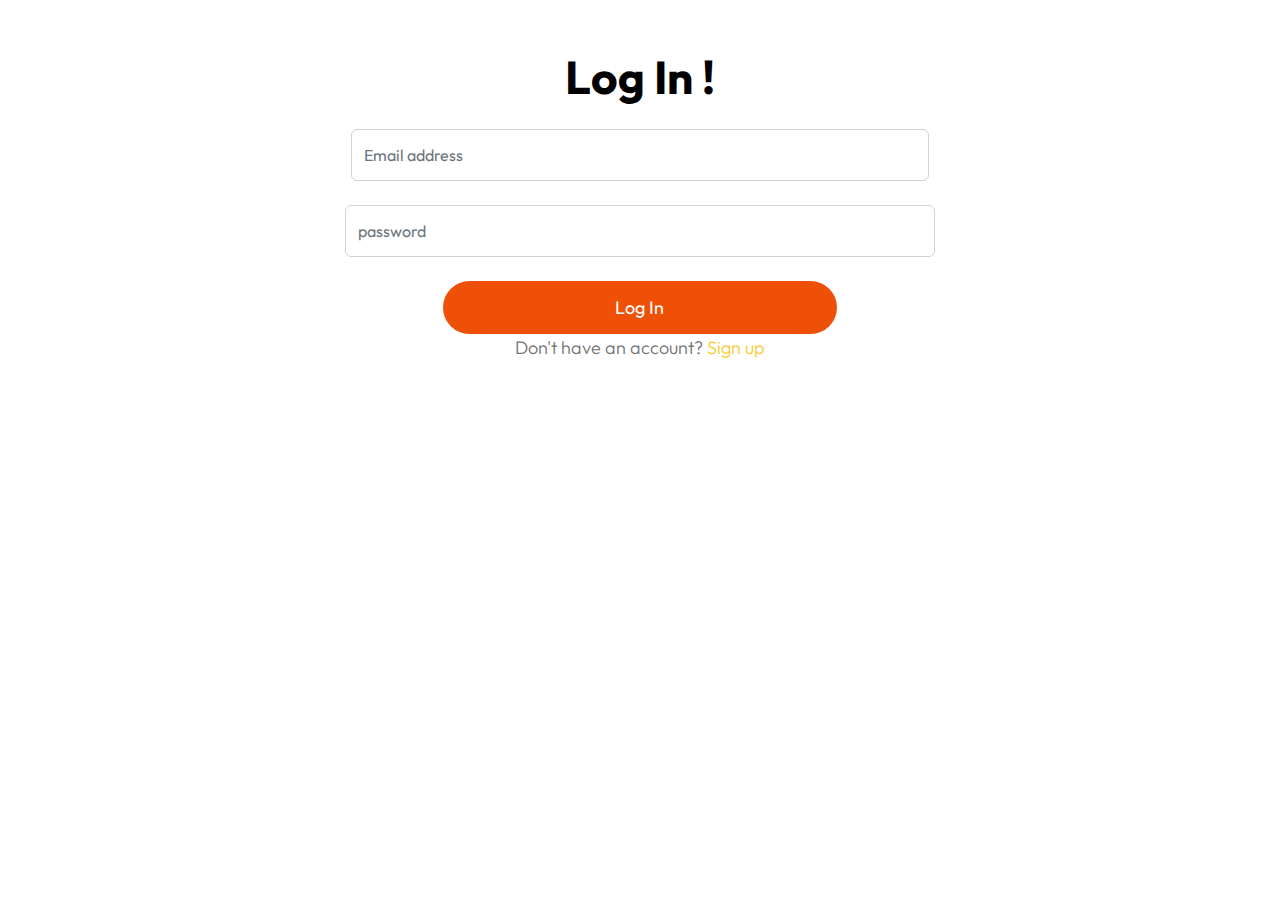
<file: login.html>
<!DOCTYPE html>
<html lang="en">
  <head>
    <meta charset="UTF-8" />
    <meta name="viewport" content="width=device-width, initial-scale=1.0" />
    <title>log in</title>
    <link rel="preconnect" href="https://fonts.googleapis.com" />

    <link rel="preconnect" href="https://fonts.gstatic.com" crossorigin />

    <link
      href="https://fonts.googleapis.com/css2?family=Outfit:wght@100;200;400;700&display=swap"
      rel="stylesheet"
    />

    <link href="css/bootstrap.min.css" rel="stylesheet" />

    <link href="css/bootstrap-icons.css" rel="stylesheet" />

    <link href="css/templatemo-festava-live.css" rel="stylesheet" />
  </head>
  <body>
    <form
      class="custom-form ticket-form mb-5 mb-lg-0"
      action="#"
      method="post"
      role="form"
    >
      <h2 class="text-center mb-4">Log In !</h2>

      <div class="ticket-form-body">
        <div class="row">
          <div class="col-lg-6 col-md-6 col-1 mx-auto">
            <input
              type="email"
              name="login-email"
              id="login-email"
              pattern="[^ @]*@[^ @]*"
              class="form-control"
              placeholder="Email address"
              required
            />
          </div>
        </div>
        <div class="col-lg-6 col-md-6 col-12 mx-auto">
          <input
            type="password"
            name="password"
            id="password"
            class="form-control"
            placeholder="password"
            required
          />
        </div>

        <div class="col-lg-4 col-md-10 col-8 mx-auto">
          <button type="submit" class="form-control">Log In</button>
        </div>
        <p style="text-align: center">
          Don't have an account?
          <a href="register.html">Sign up</a>
        </p>
      </div>
    </form>
  </body>
</html>
</file>
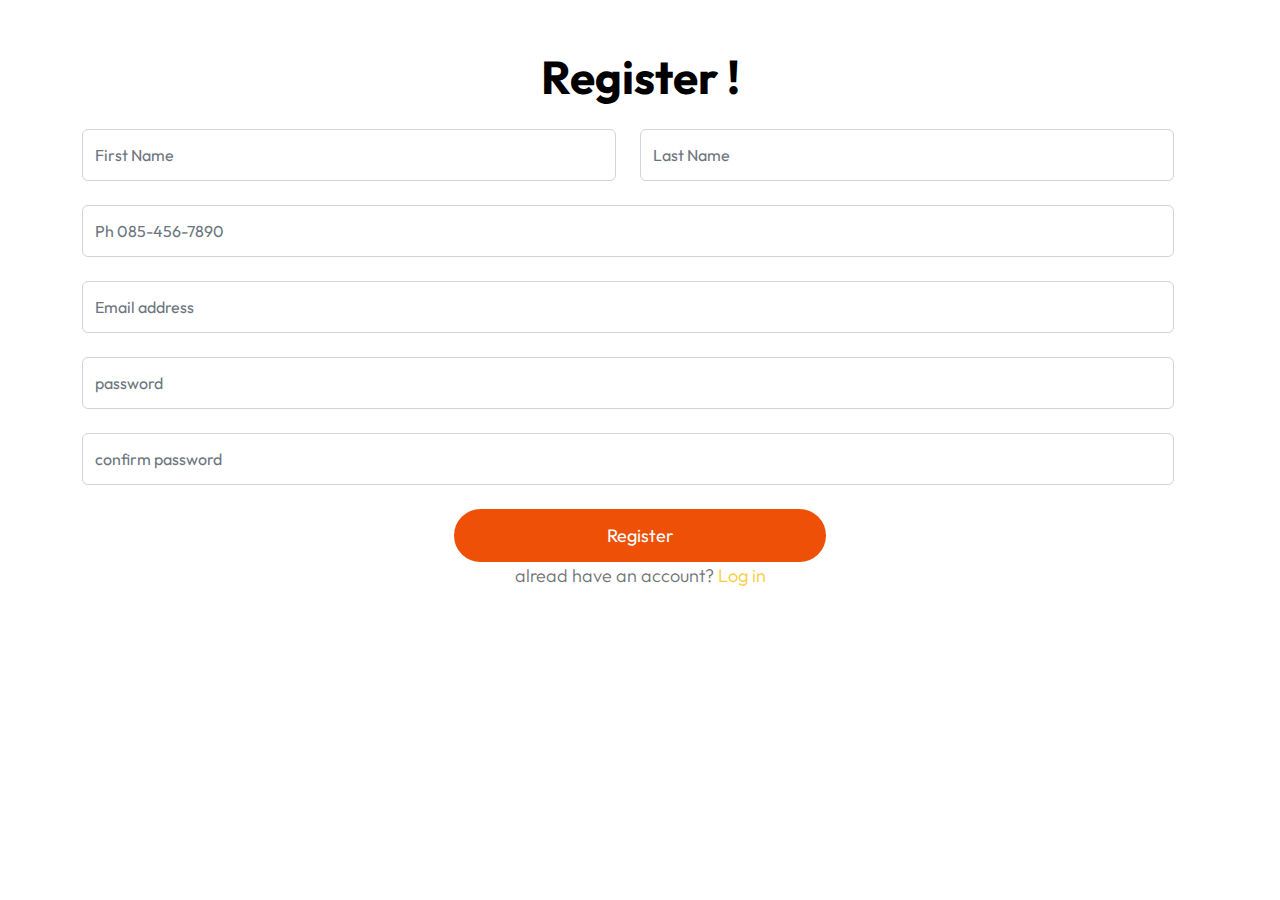
<file: register.html>
<!DOCTYPE html>
<html lang="en">
  <head>
    <meta charset="UTF-8" />
    <meta name="viewport" content="width=device-width, initial-scale=1.0" />
    <title>Register</title>
    <link rel="preconnect" href="https://fonts.googleapis.com" />

    <link rel="preconnect" href="https://fonts.gstatic.com" crossorigin />

    <link
      href="https://fonts.googleapis.com/css2?family=Outfit:wght@100;200;400;700&display=swap"
      rel="stylesheet"
    />

    <link href="css/bootstrap.min.css" rel="stylesheet" />

    <link href="css/bootstrap-icons.css" rel="stylesheet" />

    <link href="css/templatemo-festava-live.css" rel="stylesheet" />
  </head>
  <body>
    <form
      class="custom-form ticket-form mb-5 mb-lg-0"
      action="#"
      method="post"
      role="form"
    >
      <h2 class="text-center mb-4">Register !</h2>

      <div class="container">
        <div class="ticket-form-body">
          <div class="row">
            <div class="row">
              <div class="col-6 mx-auto">
                <input
                  type="text"
                  name="register-firstname"
                  id="register-firstname"
                  class="form-control"
                  placeholder="First Name"
                  required
                />
              </div>
              <div class="col-6 mx-auto">
                <input
                  type="text"
                  name="register-Lastname"
                  id="register-Lastname"
                  class="form-control"
                  placeholder="Last Name"
                  required
                />
              </div>
            </div>
            <div class="row">
              <div class="col-12 mx-auto">
                <input
                  type="tel"
                  class="form-control"
                  name="ticket-form-phone"
                  placeholder="Ph 085-456-7890"
                  pattern="[0-9]{3}-[0-9]{3}-[0-9]{4}"
                  required=""
                />
              </div>
              <div class="col-12 mx-auto">
                <input
                  type="email"
                  name="register-email"
                  id="register-email"
                  pattern="[^ @]*@[^ @]*"
                  class="form-control"
                  placeholder="Email address"
                  required
                />
              </div>
              <div class="col-12 mx-auto">
                <input
                  type="password"
                  name="password"
                  id="password"
                  class="form-control"
                  placeholder="password"
                  required
                />
              </div>
              <div class="col-12 mx-auto">
                <input
                  type="password"
                  name="confirm-password"
                  id="confirm-password"
                  class="form-control"
                  placeholder="confirm password"
                  required
                />
              </div>
            </div>
          </div>
          <div class="col-lg-4 col-md-10 col-8 mx-auto">
            <button type="submit" class="form-control">Register</button>
          </div>
          <p style="text-align: center">
            alread have an account?
            <a href="login.html">Log in </a>
          </p>
        </div>
      </div>
    </form>
  </body>
</html>
</file>
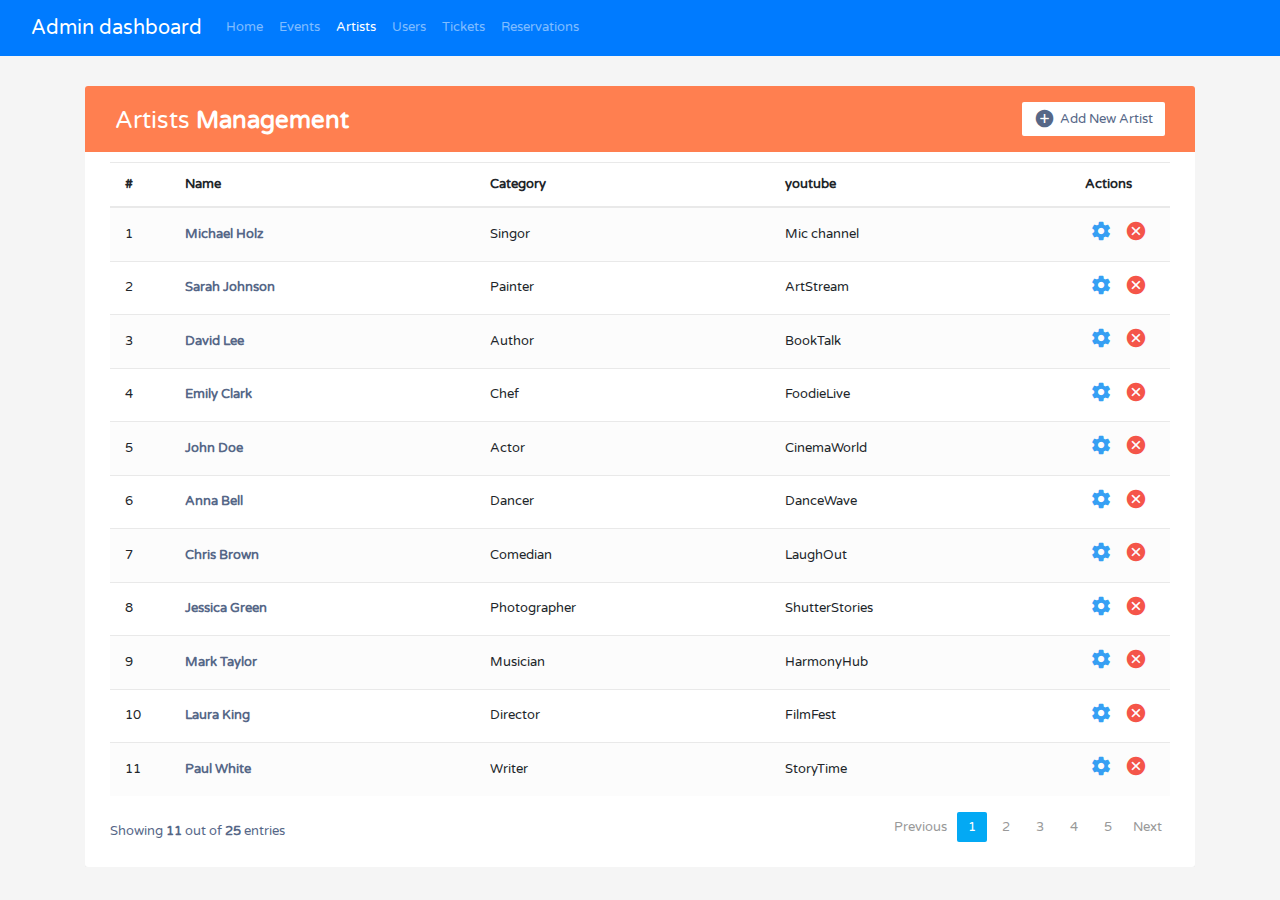
<file: admin/index/artists-page.html>
<!DOCTYPE html>
<html lang="en">

<head>
    <meta charset="utf-8">
    <meta name="viewport" content="width=device-width, initial-scale=1, shrink-to-fit=no">
    <title>Artists Management Data Table</title>
    <link rel="stylesheet" href="https://fonts.googleapis.com/css?family=Roboto|Varela+Round">
    <link rel="stylesheet" href="https://stackpath.bootstrapcdn.com/bootstrap/4.5.0/css/bootstrap.min.css">
    <link rel="stylesheet" href="https://fonts.googleapis.com/icon?family=Material+Icons">
    <link rel="stylesheet" href="https://maxcdn.bootstrapcdn.com/font-awesome/4.7.0/css/font-awesome.min.css">
    <link rel="stylesheet" href="../css/admin-tabels.css">
    <link rel="stylesheet" href="../css/delete-dialog.css">

    <script src="https://code.jquery.com/jquery-3.5.1.min.js"></script>
    <script src="https://cdn.jsdelivr.net/npm/popper.js@1.16.0/dist/umd/popper.min.js"></script>
    <script src="https://stackpath.bootstrapcdn.com/bootstrap/4.5.0/js/bootstrap.min.js"></script>
    <script>
        $(document).ready(function () {
            $('[data-toggle="tooltip"]').tooltip();
        });
    </script>
</head>

<body>

    <nav class="navbar navbar-dark bg-primary navbar-expand-lg">
        <div class="container-fluid">
            <a class="navbar-brand" href="home.html">Admin dashboard</a>
            <button class="navbar-toggler" type="button" data-bs-toggle="collapse"
                data-bs-target="#navbarSupportedContent" aria-controls="navbarSupportedContent" aria-expanded="false"
                aria-label="Toggle navigation">
                <span class="navbar-toggler-icon"></span>
            </button>
            <div class="collapse navbar-collapse" id="navbarSupportedContent">
                <ul class="navbar-nav me-auto mb-2 mb-lg-0">
                    <li class="nav-item">
                        <a class="nav-link" aria-current="page" href="home.html">Home</a>
                    </li>
                    <li class="nav-item">
                        <a class="nav-link" href="events-page.html">Events</a>
                    </li>
                    <li class="nav-item">
                        <a class="nav-link active" href="artists-page.html">Artists</a>
                    </li>
                    <li class="nav-item">
                        <a class="nav-link" href="users-page.html">Users</a>
                    </li>
                    <li class="nav-item">
                        <a class="nav-link" href="tickets-page.html">Tickets</a>
                    </li>
                    <li class="nav-item">
                        <a class="nav-link" href="reservations-page.html">Reservations</a>
                    </li>
                </ul>
            </div>
        </div>
    </nav>


    <div class="container">
        <div class="table-responsive">
            <div class="table-wrapper">
                <div class="table-title" style="background-color: coral;">
                    <div class="row">
                        <div class="col-sm-5">
                            <h2>Artists <b>Management</b></h2>
                        </div>
                        <div class="col-sm-7">
                            <a href="#" class="btn btn-secondary"><i class="material-icons">&#xE147;</i> <span>Add New
                                    Artist</span></a>
                        </div>
                    </div>
                </div>
                <table class="table table-striped table-hover">
                    <thead>
                        <tr>
                            <th>#</th>
                            <th>Name</th>
                            <th>Category</th>
                            <th>youtube</th>
                            <th>Actions</th>
                        </tr>
                    </thead>
                    <tbody>
                        <tr>
                            <td>1</td>
                            <td><a href="#">Michael Holz</a></td>
                            <td>Singor</td>
                            <td>Mic channel</td>
                            <td>
                                <a href="#" class="settings" title="Settings" data-toggle="tooltip"><i
                                        class="material-icons">&#xE8B8;</i></a>
                                <a href="#myModal" class=" delete" data-toggle="modal" title="Delete"><i
                                        class="material-icons">&#xE5C9;</i></a>
                            </td>
                        </tr>
                        <tr>
                            <td>2</td>
                            <td><a href="#">Sarah Johnson</a></td>
                            <td>Painter</td>
                            <td>ArtStream</td>
                            <td>
                                <a href="#" class="settings" title="Settings" data-toggle="tooltip"><i
                                        class="material-icons">&#xE8B8;</i></a>
                                <a href="#myModal" class=" delete" data-toggle="modal" title="Delete"><i
                                        class="material-icons">&#xE5C9;</i></a>
                            </td>
                        </tr>
                        <tr>
                            <td>3</td>
                            <td><a href="#">David Lee</a></td>
                            <td>Author</td>
                            <td>BookTalk</td>
                            <td>
                                <a href="#" class="settings" title="Settings" data-toggle="tooltip"><i
                                        class="material-icons">&#xE8B8;</i></a>
                                <a href="#myModal" class=" delete" data-toggle="modal" title="Delete"><i
                                        class="material-icons">&#xE5C9;</i></a>
                            </td>
                        </tr>
                        <tr>
                            <td>4</td>
                            <td><a href="#">Emily Clark</a></td>
                            <td>Chef</td>
                            <td>FoodieLive</td>
                            <td>
                                <a href="#" class="settings" title="Settings" data-toggle="tooltip"><i
                                        class="material-icons">&#xE8B8;</i></a>
                                <a href="#myModal" class=" delete" data-toggle="modal" title="Delete"><i
                                        class="material-icons">&#xE5C9;</i></a>
                            </td>
                        </tr>
                        <tr>
                            <td>5</td>
                            <td><a href="#">John Doe</a></td>
                            <td>Actor</td>
                            <td>CinemaWorld</td>
                            <td>
                                <a href="#" class="settings" title="Settings" data-toggle="tooltip"><i
                                        class="material-icons">&#xE8B8;</i></a>
                                <a href="#myModal" class=" delete" data-toggle="modal" title="Delete"><i
                                        class="material-icons">&#xE5C9;</i></a>
                            </td>
                        </tr>
                        <tr>
                            <td>6</td>
                            <td><a href="#">Anna Bell</a></td>
                            <td>Dancer</td>
                            <td>DanceWave</td>
                            <td>
                                <a href="#" class="settings" title="Settings" data-toggle="tooltip"><i
                                        class="material-icons">&#xE8B8;</i></a>
                                <a href="#myModal" class=" delete" data-toggle="modal" title="Delete"><i
                                        class="material-icons">&#xE5C9;</i></a>
                            </td>
                        </tr>
                        <tr>
                            <td>7</td>
                            <td><a href="#">Chris Brown</a></td>
                            <td>Comedian</td>
                            <td>LaughOut</td>
                            <td>
                                <a href="#" class="settings" title="Settings" data-toggle="tooltip"><i
                                        class="material-icons">&#xE8B8;</i></a>
                                <a href="#myModal" class=" delete" data-toggle="modal" title="Delete"><i
                                        class="material-icons">&#xE5C9;</i></a>
                            </td>
                        </tr>
                        <tr>
                            <td>8</td>
                            <td><a href="#">Jessica Green</a></td>
                            <td>Photographer</td>
                            <td>ShutterStories</td>
                            <td>
                                <a href="#" class="settings" title="Settings" data-toggle="tooltip"><i
                                        class="material-icons">&#xE8B8;</i></a>
                                <a href="#myModal" class=" delete" data-toggle="modal" title="Delete"><i
                                        class="material-icons">&#xE5C9;</i></a>
                            </td>
                        </tr>
                        <tr>
                            <td>9</td>
                            <td><a href="#">Mark Taylor</a></td>
                            <td>Musician</td>
                            <td>HarmonyHub</td>
                            <td>
                                <a href="#" class="settings" title="Settings" data-toggle="tooltip"><i
                                        class="material-icons">&#xE8B8;</i></a>
                                <a href="#myModal" class=" delete" data-toggle="modal" title="Delete"><i
                                        class="material-icons">&#xE5C9;</i></a>
                            </td>
                        </tr>
                        <tr>
                            <td>10</td>
                            <td><a href="#">Laura King</a></td>
                            <td>Director</td>
                            <td>FilmFest</td>
                            <td>
                                <a href="#" class="settings" title="Settings" data-toggle="tooltip"><i
                                        class="material-icons">&#xE8B8;</i></a>
                                <a href="#myModal" class=" delete" data-toggle="modal" title="Delete"><i
                                        class="material-icons">&#xE5C9;</i></a>
                            </td>
                        </tr>
                        <tr>
                            <td>11</td>
                            <td><a href="#">Paul White</a></td>
                            <td>Writer</td>
                            <td>StoryTime</td>
                            <td>
                                <a href="#" class="settings" title="Settings" data-toggle="tooltip"><i
                                        class="material-icons">&#xE8B8;</i></a>
                                <a href="#myModal" class=" delete" data-toggle="modal" title="Delete"><i
                                        class="material-icons">&#xE5C9;</i></a>
                            </td>
                        </tr>
                    </tbody>
                </table>
                <div class="clearfix">
                    <div class="hint-text">Showing <b>11</b> out of <b>25</b> entries</div>
                    <ul class="pagination">
                        <li class="page-item disabled"><a href="#">Previous</a></li>
                        <li class="page-item active"><a href="#" class="page-link">1</a></li>
                        <li class="page-item"><a href="#" class="page-link">2</a></li>
                        <li class="page-item"><a href="#" class="page-link">3</a></li>
                        <li class="page-item"><a href="#" class="page-link">4</a></li>
                        <li class="page-item"><a href="#" class="page-link">5</a></li>
                        <li class="page-item"><a href="#" class="page-link">Next</a></li>
                    </ul>
                </div>
            </div>
        </div>
    </div>
    <!-- delete dialog -->
    <div id="myModal" class="modal fade">
        <div class="modal-dialog modal-confirm">
            <div class="modal-content">
                <div class="modal-header flex-column">
                    <div class="icon-box">
                        <i class="material-icons">&#xE5CD;</i>
                    </div>
                    <h4 class="modal-title w-100">Are you sure?</h4>
                    <button type="button" class="close" data-dismiss="modal" aria-hidden="true">&times;</button>
                </div>
                <div class="modal-body">
                    <p>Do you really want to delete these records? This process cannot be undone.</p>
                </div>
                <div class="modal-footer justify-content-center">
                    <button type="button" class="btn btn-secondary" data-dismiss="modal">Cancel</button>
                    <button type="button" class="btn btn-danger">Delete</button>
                </div>
            </div>
        </div>
    </div>

</body>

</html>
</file>
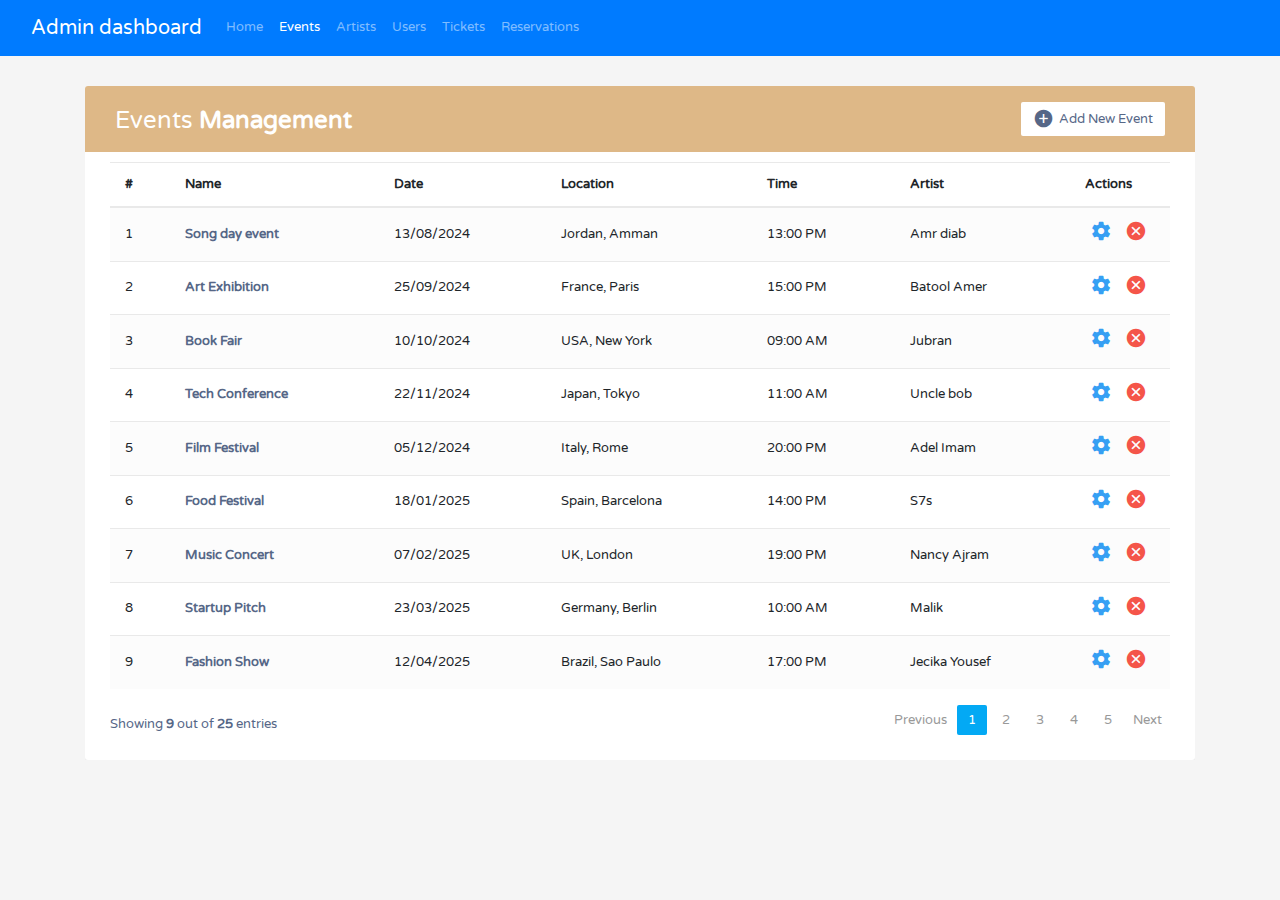
<file: admin/index/events-page.html>
<!DOCTYPE html>
<html lang="en">

<head>
    <meta charset="utf-8">
    <meta name="viewport" content="width=device-width, initial-scale=1, shrink-to-fit=no">
    <title>Events Management Data Table</title>
    <link rel="stylesheet" href="https://fonts.googleapis.com/css?family=Roboto|Varela+Round">
    <link rel="stylesheet" href="https://stackpath.bootstrapcdn.com/bootstrap/4.5.0/css/bootstrap.min.css">
    <link rel="stylesheet" href="https://fonts.googleapis.com/icon?family=Material+Icons">
    <link rel="stylesheet" href="https://maxcdn.bootstrapcdn.com/font-awesome/4.7.0/css/font-awesome.min.css">
    <link rel="stylesheet" href="../css/admin-tabels.css">
    <link rel="stylesheet" href="../css/delete-dialog.css">

    <script src="https://code.jquery.com/jquery-3.5.1.min.js"></script>
    <script src="https://cdn.jsdelivr.net/npm/popper.js@1.16.0/dist/umd/popper.min.js"></script>
    <script src="https://stackpath.bootstrapcdn.com/bootstrap/4.5.0/js/bootstrap.min.js"></script>
    <script>
        $(document).ready(function () {
            $('[data-toggle="tooltip"]').tooltip();
        });
    </script>
</head>

<body>

    <nav class="navbar navbar-dark bg-primary navbar-expand-lg">
        <div class="container-fluid">
            <a class="navbar-brand" href="home.html">Admin dashboard</a>
            <button class="navbar-toggler" type="button" data-bs-toggle="collapse"
                data-bs-target="#navbarSupportedContent" aria-controls="navbarSupportedContent" aria-expanded="false"
                aria-label="Toggle navigation">
                <span class="navbar-toggler-icon"></span>
            </button>
            <div class="collapse navbar-collapse" id="navbarSupportedContent">
                <ul class="navbar-nav me-auto mb-2 mb-lg-0">
                    <li class="nav-item">
                        <a class="nav-link" aria-current="page" href="home.html">Home</a>
                    </li>
                    <li class="nav-item">
                        <a class="nav-link active" href="events-page.html">Events</a>
                    </li>
                    <li class="nav-item">
                        <a class="nav-link" href="artists-page.html">Artists</a>
                    </li>
                    <li class="nav-item">
                        <a class="nav-link" href="users-page.html">Users</a>
                    </li>
                    <li class="nav-item">
                        <a class="nav-link" href="tickets-page.html">Tickets</a>
                    </li>
                    <li class="nav-item">
                        <a class="nav-link" href="reservations-page.html">Reservations</a>
                    </li>
                </ul>
            </div>
        </div>
    </nav>


    <div class="container">
        <div class="table-responsive">
            <div class="table-wrapper">
                <div class="table-title" style="background-color: burlywood;">
                    <div class="row">
                        <div class="col-sm-5">
                            <h2>Events <b>Management</b></h2>
                        </div>
                        <div class="col-sm-7">
                            <a href="#" class="btn btn-secondary"><i class="material-icons">&#xE147;</i> <span>Add New
                                    Event</span></a>
                        </div>
                    </div>
                </div>
                <table class="table table-striped table-hover">
                    <thead>
                        <tr>
                            <th>#</th>
                            <th>Name</th>
                            <th>Date</th>
                            <th>Location</th>
                            <th>Time</th>
                            <th>Artist</th>
                            <th>Actions</th>
                        </tr>
                    </thead>
                    <tbody>
                        <tr>
                            <td>1</td>
                            <td><a href="#">Song day event</a></td>
                            <td>13/08/2024</td>
                            <td>Jordan, Amman</td>
                            <td>13:00 PM</td>
                            <td>Amr diab</td>
                            <td>
                                <a href="#" class="settings" title="Settings" data-toggle="tooltip"><i
                                        class="material-icons">&#xE8B8;</i></a>
                                <a href="#myModal" class=" delete" data-toggle="modal" title="Delete"><i
                                        class="material-icons">&#xE5C9;</i></a>
                            </td>
                        </tr>
                        <tr>
                            <td>2</td>
                            <td><a href="#">Art Exhibition</a></td>
                            <td>25/09/2024</td>
                            <td>France, Paris</td>
                            <td>15:00 PM</td>
                            <td>Batool Amer</td>
                            <td>
                                <a href="#" class="settings" title="Settings" data-toggle="tooltip"><i
                                        class="material-icons">&#xE8B8;</i></a>
                                <a href="#myModal" class=" delete" data-toggle="modal" title="Delete"><i
                                        class="material-icons">&#xE5C9;</i></a>
                            </td>
                        </tr>
                        <tr>
                            <td>3</td>
                            <td><a href="#">Book Fair</a></td>
                            <td>10/10/2024</td>
                            <td>USA, New York</td>
                            <td>09:00 AM</td>
                            <td>Jubran</td>
                            <td>
                                <a href="#" class="settings" title="Settings" data-toggle="tooltip"><i
                                        class="material-icons">&#xE8B8;</i></a>
                                <a href="#myModal" class=" delete" data-toggle="modal" title="Delete"><i
                                        class="material-icons">&#xE5C9;</i></a>
                            </td>
                        </tr>
                        <tr>
                            <td>4</td>
                            <td><a href="#">Tech Conference</a></td>
                            <td>22/11/2024</td>
                            <td>Japan, Tokyo</td>
                            <td>11:00 AM</td>
                            <td>Uncle bob</td>
                            <td>
                                <a href="#" class="settings" title="Settings" data-toggle="tooltip"><i
                                        class="material-icons">&#xE8B8;</i></a>
                                <a href="#myModal" class=" delete" data-toggle="modal" title="Delete"><i
                                        class="material-icons">&#xE5C9;</i></a>
                            </td>
                        </tr>
                        <tr>
                            <td>5</td>
                            <td><a href="#">Film Festival</a></td>
                            <td>05/12/2024</td>
                            <td>Italy, Rome</td>
                            <td>20:00 PM</td>
                            <td>Adel Imam</td>
                            <td>
                                <a href="#" class="settings" title="Settings" data-toggle="tooltip"><i
                                        class="material-icons">&#xE8B8;</i></a>
                                <a href="#myModal" class=" delete" data-toggle="modal" title="Delete"><i
                                        class="material-icons">&#xE5C9;</i></a>
                            </td>
                        </tr>
                        <tr>
                            <td>6</td>
                            <td><a href="#">Food Festival</a></td>
                            <td>18/01/2025</td>
                            <td>Spain, Barcelona</td>
                            <td>14:00 PM</td>
                            <td>S7s</td>
                            <td>
                                <a href="#" class="settings" title="Settings" data-toggle="tooltip"><i
                                        class="material-icons">&#xE8B8;</i></a>
                                <a href="#myModal" class=" delete" data-toggle="modal" title="Delete"><i
                                        class="material-icons">&#xE5C9;</i></a>
                            </td>
                        </tr>
                        <tr>
                            <td>7</td>
                            <td><a href="#">Music Concert</a></td>
                            <td>07/02/2025</td>
                            <td>UK, London</td>
                            <td>19:00 PM</td>
                            <td>Nancy Ajram</td>
                            <td>
                                <a href="#" class="settings" title="Settings" data-toggle="tooltip"><i
                                        class="material-icons">&#xE8B8;</i></a>
                                <a href="#myModal" class=" delete" data-toggle="modal" title="Delete"><i
                                        class="material-icons">&#xE5C9;</i></a>
                            </td>
                        </tr>
                        <tr>
                            <td>8</td>
                            <td><a href="#">Startup Pitch</a></td>
                            <td>23/03/2025</td>
                            <td>Germany, Berlin</td>
                            <td>10:00 AM</td>
                            <td>Malik</td>
                            <td>
                                <a href="#" class="settings" title="Settings" data-toggle="tooltip"><i
                                        class="material-icons">&#xE8B8;</i></a>
                                <a href="#myModal" class=" delete" data-toggle="modal" title="Delete"><i
                                        class="material-icons">&#xE5C9;</i></a>
                            </td>
                        </tr>
                        <tr>
                            <td>9</td>
                            <td><a href="#">Fashion Show</a></td>
                            <td>12/04/2025</td>
                            <td>Brazil, Sao Paulo</td>
                            <td>17:00 PM</td>
                            <td>Jecika Yousef</td>
                            <td>
                                <a href="#" class="settings" title="Settings" data-toggle="tooltip"><i
                                        class="material-icons">&#xE8B8;</i></a>
                                <a href="#myModal" class=" delete" data-toggle="modal" title="Delete"><i
                                        class="material-icons">&#xE5C9;</i></a>
                            </td>
                        </tr>
                    </tbody>
                </table>
                <div class="clearfix">
                    <div class="hint-text">Showing <b>9</b> out of <b>25</b> entries</div>
                    <ul class="pagination">
                        <li class="page-item disabled"><a href="#">Previous</a></li>
                        <li class="page-item active"><a href="#" class="page-link">1</a></li>
                        <li class="page-item"><a href="#" class="page-link">2</a></li>
                        <li class="page-item"><a href="#" class="page-link">3</a></li>
                        <li class="page-item"><a href="#" class="page-link">4</a></li>
                        <li class="page-item"><a href="#" class="page-link">5</a></li>
                        <li class="page-item"><a href="#" class="page-link">Next</a></li>
                    </ul>
                </div>
            </div>
        </div>
    </div>

    <!-- delete dialog -->
    <div id="myModal" class="modal fade">
        <div class="modal-dialog modal-confirm">
            <div class="modal-content">
                <div class="modal-header flex-column">
                    <div class="icon-box">
                        <i class="material-icons">&#xE5CD;</i>
                    </div>
                    <h4 class="modal-title w-100">Are you sure?</h4>
                    <button type="button" class="close" data-dismiss="modal" aria-hidden="true">&times;</button>
                </div>
                <div class="modal-body">
                    <p>Do you really want to delete these records? This process cannot be undone.</p>
                </div>
                <div class="modal-footer justify-content-center">
                    <button type="button" class="btn btn-secondary" data-dismiss="modal">Cancel</button>
                    <button type="button" class="btn btn-danger">Delete</button>
                </div>
            </div>
        </div>
    </div>

</body>

</html>
</file>
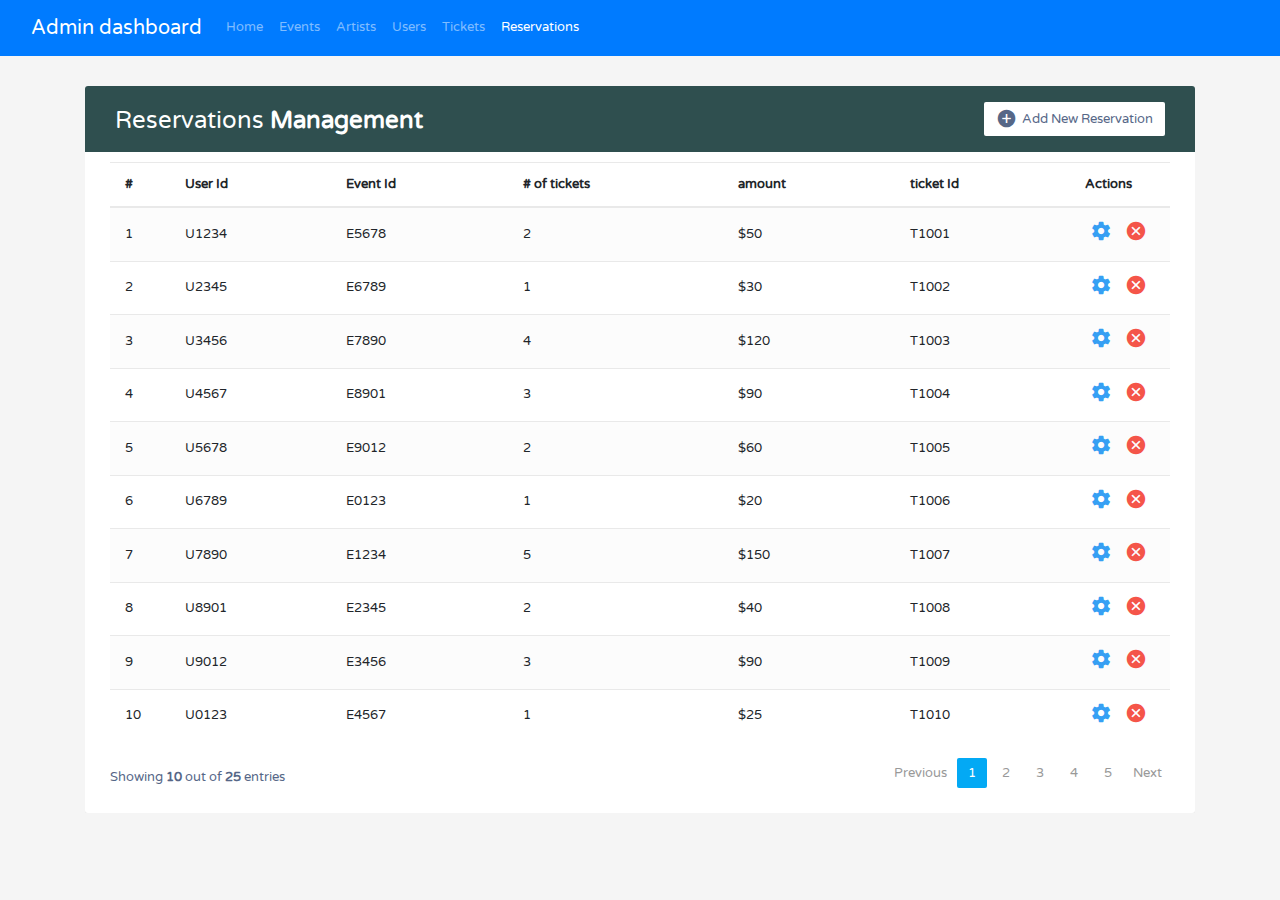
<file: admin/index/reservations-page.html>
<!DOCTYPE html>
<html lang="en">

<head>
    <meta charset="utf-8">
    <meta name="viewport" content="width=device-width, initial-scale=1, shrink-to-fit=no">
    <title>Reservations Management Data Table</title>
    <link rel="stylesheet" href="https://fonts.googleapis.com/css?family=Roboto|Varela+Round">
    <link rel="stylesheet" href="https://stackpath.bootstrapcdn.com/bootstrap/4.5.0/css/bootstrap.min.css">
    <link rel="stylesheet" href="https://fonts.googleapis.com/icon?family=Material+Icons">
    <link rel="stylesheet" href="https://maxcdn.bootstrapcdn.com/font-awesome/4.7.0/css/font-awesome.min.css">
    <link rel="stylesheet" href="../css/admin-tabels.css">
    <link rel="stylesheet" href="../css/delete-dialog.css">

    <script src="https://code.jquery.com/jquery-3.5.1.min.js"></script>
    <script src="https://cdn.jsdelivr.net/npm/popper.js@1.16.0/dist/umd/popper.min.js"></script>
    <script src="https://stackpath.bootstrapcdn.com/bootstrap/4.5.0/js/bootstrap.min.js"></script>
    <script>
        $(document).ready(function () {
            $('[data-toggle="tooltip"]').tooltip();
        });
    </script>
</head>

<body>

    <nav class="navbar navbar-dark bg-primary navbar-expand-lg">
        <div class="container-fluid">
            <a class="navbar-brand" href="home.html">Admin dashboard</a>
            <button class="navbar-toggler" type="button" data-bs-toggle="collapse"
                data-bs-target="#navbarSupportedContent" aria-controls="navbarSupportedContent" aria-expanded="false"
                aria-label="Toggle navigation">
                <span class="navbar-toggler-icon"></span>
            </button>
            <div class="collapse navbar-collapse" id="navbarSupportedContent">
                <ul class="navbar-nav me-auto mb-2 mb-lg-0">
                    <li class="nav-item">
                        <a class="nav-link" aria-current="page" href="home.html">Home</a>
                    </li>
                    <li class="nav-item">
                        <a class="nav-link" href="events-page.html">Events</a>
                    </li>
                    <li class="nav-item">
                        <a class="nav-link" href="artists-page.html">Artists</a>
                    </li>
                    <li class="nav-item">
                        <a class="nav-link" href="users-page.html">Users</a>
                    </li>
                    <li class="nav-item">
                        <a class="nav-link" href="tickets-page.html">Tickets</a>
                    </li>
                    <li class="nav-item">
                        <a class="nav-link active" href="reservations-page.html">Reservations</a>
                    </li>
                </ul>
            </div>
        </div>
    </nav>


    <div class="container">
        <div class="table-responsive">
            <div class="table-wrapper">
                <div class="table-title" style="background-color:darkslategrey">
                    <div class="row">
                        <div class="col-sm-5">
                            <h2>Reservations <b>Management</b></h2>
                        </div>
                        <div class="col-sm-7">
                            <a href="#" class="btn btn-secondary"><i class="material-icons">&#xE147;</i> <span>Add New
                                    Reservation</span></a>
                        </div>
                    </div>
                </div>
                <table class="table table-striped table-hover">
                    <thead>
                        <tr>
                            <th>#</th>
                            <th>User Id</th>
                            <th>Event Id</th>
                            <th># of tickets</th>
                            <th>amount</th>
                            <th>ticket Id</th>
                            <th>Actions</th>
                        </tr>
                    </thead>
                    <tbody>
                        <tr>
                            <td>1</td>
                            <td>U1234</td>
                            <td>E5678</td>
                            <td>2</td>
                            <td>$50</td>
                            <td>T1001</td>
                            <td>
                                <a href="#" class="settings" title="Settings" data-toggle="tooltip"><i
                                        class="material-icons">&#xE8B8;</i></a>
                                <a href="#myModal" class=" delete" data-toggle="modal" title="Delete"><i
                                        class="material-icons">&#xE5C9;</i></a>
                            </td>
                        </tr>
                        <tr>
                            <td>2</td>
                            <td>U2345</td>
                            <td>E6789</td>
                            <td>1</td>
                            <td>$30</td>
                            <td>T1002</td>
                            <td>
                                <a href="#" class="settings" title="Settings" data-toggle="tooltip"><i
                                        class="material-icons">&#xE8B8;</i></a>
                                <a href="#myModal" class=" delete" data-toggle="modal" title="Delete"><i
                                        class="material-icons">&#xE5C9;</i></a>
                            </td>
                        </tr>
                        <tr>
                            <td>3</td>
                            <td>U3456</td>
                            <td>E7890</td>
                            <td>4</td>
                            <td>$120</td>
                            <td>T1003</td>
                            <td>
                                <a href="#" class="settings" title="Settings" data-toggle="tooltip"><i
                                        class="material-icons">&#xE8B8;</i></a>
                                <a href="#myModal" class=" delete" data-toggle="modal" title="Delete"><i
                                        class="material-icons">&#xE5C9;</i></a>
                            </td>
                        </tr>
                        <tr>
                            <td>4</td>
                            <td>U4567</td>
                            <td>E8901</td>
                            <td>3</td>
                            <td>$90</td>
                            <td>T1004</td>
                            <td>
                                <a href="#" class="settings" title="Settings" data-toggle="tooltip"><i
                                        class="material-icons">&#xE8B8;</i></a>
                                <a href="#myModal" class=" delete" data-toggle="modal" title="Delete"><i
                                        class="material-icons">&#xE5C9;</i></a>
                            </td>
                        </tr>
                        <tr>
                            <td>5</td>
                            <td>U5678</td>
                            <td>E9012</td>
                            <td>2</td>
                            <td>$60</td>
                            <td>T1005</td>
                            <td>
                                <a href="#" class="settings" title="Settings" data-toggle="tooltip"><i
                                        class="material-icons">&#xE8B8;</i></a>
                                <a href="#myModal" class=" delete" data-toggle="modal" title="Delete"><i
                                        class="material-icons">&#xE5C9;</i></a>
                            </td>
                        </tr>
                        <tr>
                            <td>6</td>
                            <td>U6789</td>
                            <td>E0123</td>
                            <td>1</td>
                            <td>$20</td>
                            <td>T1006</td>
                            <td>
                                <a href="#" class="settings" title="Settings" data-toggle="tooltip"><i
                                        class="material-icons">&#xE8B8;</i></a>
                                <a href="#myModal" class=" delete" data-toggle="modal" title="Delete"><i
                                        class="material-icons">&#xE5C9;</i></a>
                            </td>
                        </tr>
                        <tr>
                            <td>7</td>
                            <td>U7890</td>
                            <td>E1234</td>
                            <td>5</td>
                            <td>$150</td>
                            <td>T1007</td>
                            <td>
                                <a href="#" class="settings" title="Settings" data-toggle="tooltip"><i
                                        class="material-icons">&#xE8B8;</i></a>
                                <a href="#myModal" class=" delete" data-toggle="modal" title="Delete"><i
                                        class="material-icons">&#xE5C9;</i></a>
                            </td>
                        </tr>
                        <tr>
                            <td>8</td>
                            <td>U8901</td>
                            <td>E2345</td>
                            <td>2</td>
                            <td>$40</td>
                            <td>T1008</td>
                            <td>
                                <a href="#" class="settings" title="Settings" data-toggle="tooltip"><i
                                        class="material-icons">&#xE8B8;</i></a>
                                <a href="#myModal" class=" delete" data-toggle="modal" title="Delete"><i
                                        class="material-icons">&#xE5C9;</i></a>
                            </td>
                        </tr>
                        <tr>
                            <td>9</td>
                            <td>U9012</td>
                            <td>E3456</td>
                            <td>3</td>
                            <td>$90</td>
                            <td>T1009</td>
                            <td>
                                <a href="#" class="settings" title="Settings" data-toggle="tooltip"><i
                                        class="material-icons">&#xE8B8;</i></a>
                                <a href="#myModal" class=" delete" data-toggle="modal" title="Delete"><i
                                        class="material-icons">&#xE5C9;</i></a>
                            </td>
                        </tr>
                        <tr>
                            <td>10</td>
                            <td>U0123</td>
                            <td>E4567</td>
                            <td>1</td>
                            <td>$25</td>
                            <td>T1010</td>
                            <td>
                                <a href="#" class="settings" title="Settings" data-toggle="tooltip"><i
                                        class="material-icons">&#xE8B8;</i></a>
                                <a href="#myModal" class=" delete" data-toggle="modal" title="Delete"><i
                                        class="material-icons">&#xE5C9;</i></a>
                            </td>
                        </tr>
                    </tbody>
                </table>
                <div class="clearfix">
                    <div class="hint-text">Showing <b>10</b> out of <b>25</b> entries</div>
                    <ul class="pagination">
                        <li class="page-item disabled"><a href="#">Previous</a></li>
                        <li class="page-item active"><a href="#" class="page-link">1</a></li>
                        <li class="page-item"><a href="#" class="page-link">2</a></li>
                        <li class="page-item"><a href="#" class="page-link">3</a></li>
                        <li class="page-item"><a href="#" class="page-link">4</a></li>
                        <li class="page-item"><a href="#" class="page-link">5</a></li>
                        <li class="page-item"><a href="#" class="page-link">Next</a></li>
                    </ul>
                </div>
            </div>
        </div>
    </div>

    <!-- delete dialog -->
    <div id="myModal" class="modal fade">
        <div class="modal-dialog modal-confirm">
            <div class="modal-content">
                <div class="modal-header flex-column">
                    <div class="icon-box">
                        <i class="material-icons">&#xE5CD;</i>
                    </div>
                    <h4 class="modal-title w-100">Are you sure?</h4>
                    <button type="button" class="close" data-dismiss="modal" aria-hidden="true">&times;</button>
                </div>
                <div class="modal-body">
                    <p>Do you really want to delete these records? This process cannot be undone.</p>
                </div>
                <div class="modal-footer justify-content-center">
                    <button type="button" class="btn btn-secondary" data-dismiss="modal">Cancel</button>
                    <button type="button" class="btn btn-danger">Delete</button>
                </div>
            </div>
        </div>
    </div>

</body>

</html>
</file>
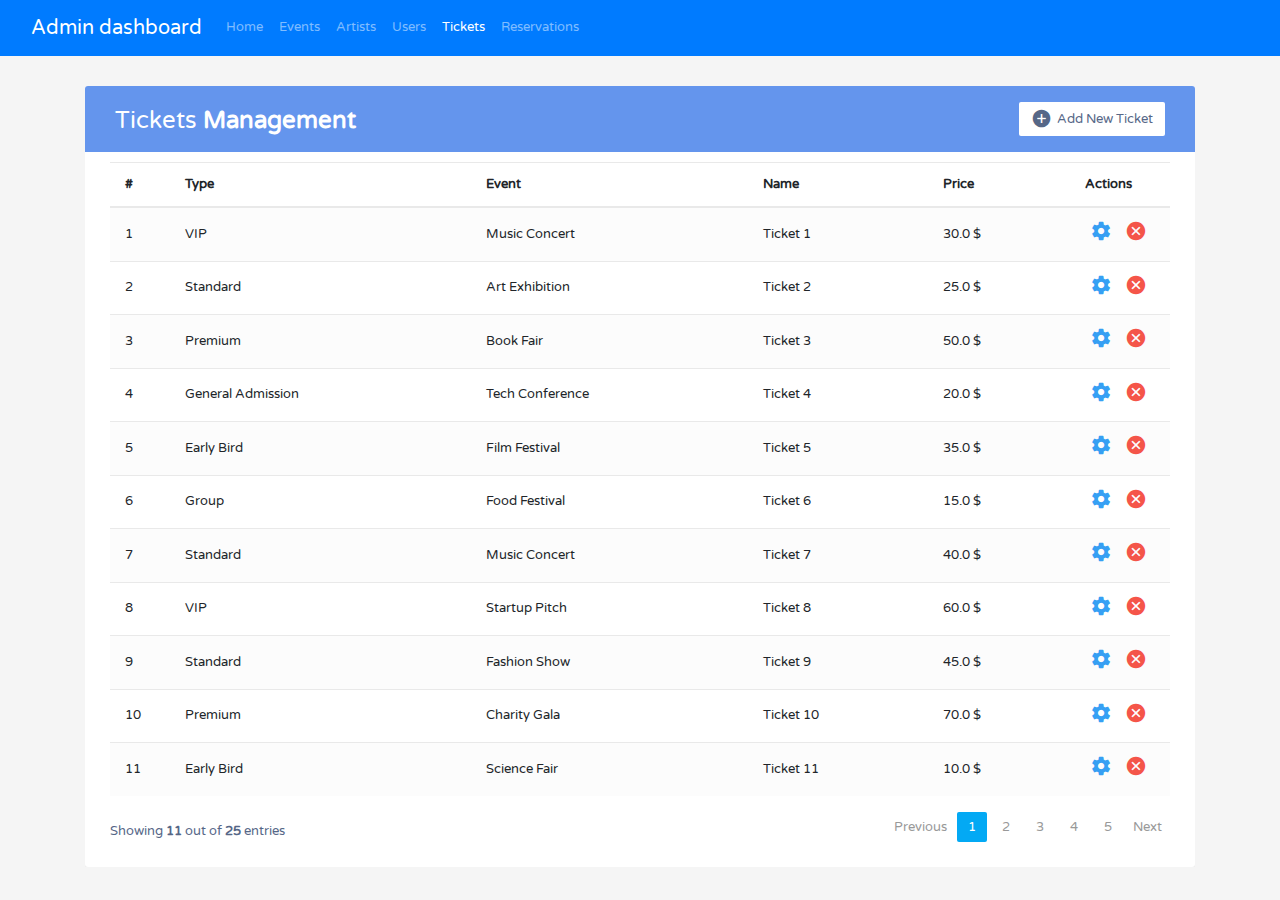
<file: admin/index/tickets-page.html>
<!DOCTYPE html>
<html lang="en">

<head>
    <meta charset="utf-8">
    <meta name="viewport" content="width=device-width, initial-scale=1, shrink-to-fit=no">
    <title>Tickets Management Data Table</title>
    <link rel="stylesheet" href="https://fonts.googleapis.com/css?family=Roboto|Varela+Round">
    <link rel="stylesheet" href="https://stackpath.bootstrapcdn.com/bootstrap/4.5.0/css/bootstrap.min.css">
    <link rel="stylesheet" href="https://fonts.googleapis.com/icon?family=Material+Icons">
    <link rel="stylesheet" href="https://maxcdn.bootstrapcdn.com/font-awesome/4.7.0/css/font-awesome.min.css">
    <link rel="stylesheet" href="../css/admin-tabels.css">
    <link rel="stylesheet" href="../css/delete-dialog.css">

    <script src="https://code.jquery.com/jquery-3.5.1.min.js"></script>
    <script src="https://cdn.jsdelivr.net/npm/popper.js@1.16.0/dist/umd/popper.min.js"></script>
    <script src="https://stackpath.bootstrapcdn.com/bootstrap/4.5.0/js/bootstrap.min.js"></script>
    <script>
        $(document).ready(function () {
            $('[data-toggle="tooltip"]').tooltip();
        });
    </script>
</head>

<body>

    <nav class="navbar navbar-dark bg-primary navbar-expand-lg">
        <div class="container-fluid">
            <a class="navbar-brand" href="home.html">Admin dashboard</a>
            <button class="navbar-toggler" type="button" data-bs-toggle="collapse"
                data-bs-target="#navbarSupportedContent" aria-controls="navbarSupportedContent" aria-expanded="false"
                aria-label="Toggle navigation">
                <span class="navbar-toggler-icon"></span>
            </button>
            <div class="collapse navbar-collapse" id="navbarSupportedContent">
                <ul class="navbar-nav me-auto mb-2 mb-lg-0">
                    <li class="nav-item">
                        <a class="nav-link" aria-current="page" href="home.html">Home</a>
                    </li>
                    <li class="nav-item">
                        <a class="nav-link" href="events-page.html">Events</a>
                    </li>
                    <li class="nav-item">
                        <a class="nav-link" href="artists-page.html">Artists</a>
                    </li>
                    <li class="nav-item">
                        <a class="nav-link" href="users-page.html">Users</a>
                    </li>
                    <li class="nav-item">
                        <a class="nav-link active" href="tickets-page.html">Tickets</a>
                    </li>
                    <li class="nav-item">
                        <a class="nav-link" href="reservations-page.html">Reservations</a>
                    </li>
                </ul>
            </div>
        </div>
    </nav>


    <div class="container">
        <div class="table-responsive">
            <div class="table-wrapper">
                <div class="table-title" style="background-color:cornflowerblue">
                    <div class="row">
                        <div class="col-sm-5">
                            <h2>Tickets <b>Management</b></h2>
                        </div>
                        <div class="col-sm-7">
                            <a href="#" class="btn btn-secondary"><i class="material-icons">&#xE147;</i> <span>Add New
                                    Ticket</span></a>
                        </div>
                    </div>
                </div>
                <table class="table table-striped table-hover">
                    <thead>
                        <tr>
                            <th>#</th>
                            <th>Type</th>
                            <th>Event</th>
                            <th>Name</th>
                            <th>Price</th>
                            <th>Actions</th>
                        </tr>
                    </thead>
                    <tbody>
                        <tr>
                            <td>1</td>
                            <td>VIP</td>
                            <td>Music Concert</td>
                            <td>Ticket 1</td>
                            <td>30.0 $</td>
                            <td>
                                <a href="#" class="settings" title="Settings" data-toggle="tooltip"><i
                                        class="material-icons">&#xE8B8;</i></a>
                                <a href="#myModal" class="delete" data-toggle="modal" title="Delete"><i
                                        class="material-icons">&#xE5C9;</i></a>
                            </td>
                        </tr>
                        <tr>
                            <td>2</td>
                            <td>Standard</td>
                            <td>Art Exhibition</td>
                            <td>Ticket 2</td>
                            <td>25.0 $</td>
                            <td>
                                <a href="#" class="settings" title="Settings" data-toggle="tooltip"><i
                                        class="material-icons">&#xE8B8;</i></a>
                                <a href="#myModal" class="delete" data-toggle="modal" title="Delete"><i
                                        class="material-icons">&#xE5C9;</i></a>
                            </td>
                        </tr>
                        <tr>
                            <td>3</td>
                            <td>Premium</td>
                            <td>Book Fair</td>
                            <td>Ticket 3</td>
                            <td>50.0 $</td>
                            <td>
                                <a href="#" class="settings" title="Settings" data-toggle="tooltip"><i
                                        class="material-icons">&#xE8B8;</i></a>
                                <a href="#myModal" class="delete" data-toggle="modal" title="Delete"><i
                                        class="material-icons">&#xE5C9;</i></a>
                            </td>
                        </tr>
                        <tr>
                            <td>4</td>
                            <td>General Admission</td>
                            <td>Tech Conference</td>
                            <td>Ticket 4</td>
                            <td>20.0 $</td>
                            <td>
                                <a href="#" class="settings" title="Settings" data-toggle="tooltip"><i
                                        class="material-icons">&#xE8B8;</i></a>
                                <a href="#myModal" class="delete" data-toggle="modal" title="Delete"><i
                                        class="material-icons">&#xE5C9;</i></a>
                            </td>
                        </tr>
                        <tr>
                            <td>5</td>
                            <td>Early Bird</td>
                            <td>Film Festival</td>
                            <td>Ticket 5</td>
                            <td>35.0 $</td>
                            <td>
                                <a href="#" class="settings" title="Settings" data-toggle="tooltip"><i
                                        class="material-icons">&#xE8B8;</i></a>
                                <a href="#myModal" class="delete" data-toggle="modal" title="Delete"><i
                                        class="material-icons">&#xE5C9;</i></a>
                            </td>
                        </tr>
                        <tr>
                            <td>6</td>
                            <td>Group</td>
                            <td>Food Festival</td>
                            <td>Ticket 6</td>
                            <td>15.0 $</td>
                            <td>
                                <a href="#" class="settings" title="Settings" data-toggle="tooltip"><i
                                        class="material-icons">&#xE8B8;</i></a>
                                <a href="#myModal" class="delete" data-toggle="modal" title="Delete"><i
                                        class="material-icons">&#xE5C9;</i></a>
                            </td>
                        </tr>
                        <tr>
                            <td>7</td>
                            <td>Standard</td>
                            <td>Music Concert</td>
                            <td>Ticket 7</td>
                            <td>40.0 $</td>
                            <td>
                                <a href="#" class="settings" title="Settings" data-toggle="tooltip"><i
                                        class="material-icons">&#xE8B8;</i></a>
                                <a href="#myModal" class="delete" data-toggle="modal" title="Delete"><i
                                        class="material-icons">&#xE5C9;</i></a>
                            </td>
                        </tr>
                        <tr>
                            <td>8</td>
                            <td>VIP</td>
                            <td>Startup Pitch</td>
                            <td>Ticket 8</td>
                            <td>60.0 $</td>
                            <td>
                                <a href="#" class="settings" title="Settings" data-toggle="tooltip"><i
                                        class="material-icons">&#xE8B8;</i></a>
                                <a href="#myModal" class="delete" data-toggle="modal" title="Delete"><i
                                        class="material-icons">&#xE5C9;</i></a>
                            </td>
                        </tr>
                        <tr>
                            <td>9</td>
                            <td>Standard</td>
                            <td>Fashion Show</td>
                            <td>Ticket 9</td>
                            <td>45.0 $</td>
                            <td>
                                <a href="#" class="settings" title="Settings" data-toggle="tooltip"><i
                                        class="material-icons">&#xE8B8;</i></a>
                                <a href="#myModal" class="delete" data-toggle="modal" title="Delete"><i
                                        class="material-icons">&#xE5C9;</i></a>
                            </td>
                        </tr>
                        <tr>
                            <td>10</td>
                            <td>Premium</td>
                            <td>Charity Gala</td>
                            <td>Ticket 10</td>
                            <td>70.0 $</td>
                            <td>
                                <a href="#" class="settings" title="Settings" data-toggle="tooltip"><i
                                        class="material-icons">&#xE8B8;</i></a>
                                <a href="#myModal" class="delete" data-toggle="modal" title="Delete"><i
                                        class="material-icons">&#xE5C9;</i></a>
                            </td>
                        </tr>
                        <tr>
                            <td>11</td>
                            <td>Early Bird</td>
                            <td>Science Fair</td>
                            <td>Ticket 11</td>
                            <td>10.0 $</td>
                            <td>
                                <a href="#" class="settings" title="Settings" data-toggle="tooltip"><i
                                        class="material-icons">&#xE8B8;</i></a>
                                <a href="#myModal" class="delete" data-toggle="modal" title="Delete"><i
                                        class="material-icons">&#xE5C9;</i></a>
                            </td>
                        </tr>
                    </tbody>
                </table>
                <div class="clearfix">
                    <div class="hint-text">Showing <b>11</b> out of <b>25</b> entries</div>
                    <ul class="pagination">
                        <li class="page-item disabled"><a href="#">Previous</a></li>
                        <li class="page-item active"><a href="#" class="page-link">1</a></li>
                        <li class="page-item"><a href="#" class="page-link">2</a></li>
                        <li class="page-item"><a href="#" class="page-link">3</a></li>
                        <li class="page-item"><a href="#" class="page-link">4</a></li>
                        <li class="page-item"><a href="#" class="page-link">5</a></li>
                        <li class="page-item"><a href="#" class="page-link">Next</a></li>
                    </ul>
                </div>
            </div>
        </div>
    </div>

    <!-- delete dialog -->
    <div id="myModal" class="modal fade">
        <div class="modal-dialog modal-confirm">
            <div class="modal-content">
                <div class="modal-header flex-column">
                    <div class="icon-box">
                        <i class="material-icons">&#xE5CD;</i>
                    </div>
                    <h4 class="modal-title w-100">Are you sure?</h4>
                    <button type="button" class="close" data-dismiss="modal" aria-hidden="true">&times;</button>
                </div>
                <div class="modal-body">
                    <p>Do you really want to delete these records? This process cannot be undone.</p>
                </div>
                <div class="modal-footer justify-content-center">
                    <button type="button" class="btn btn-secondary" data-dismiss="modal">Cancel</button>
                    <button type="button" class="btn btn-danger">Delete</button>
                </div>
            </div>
        </div>
    </div>

</body>

</html>
</file>
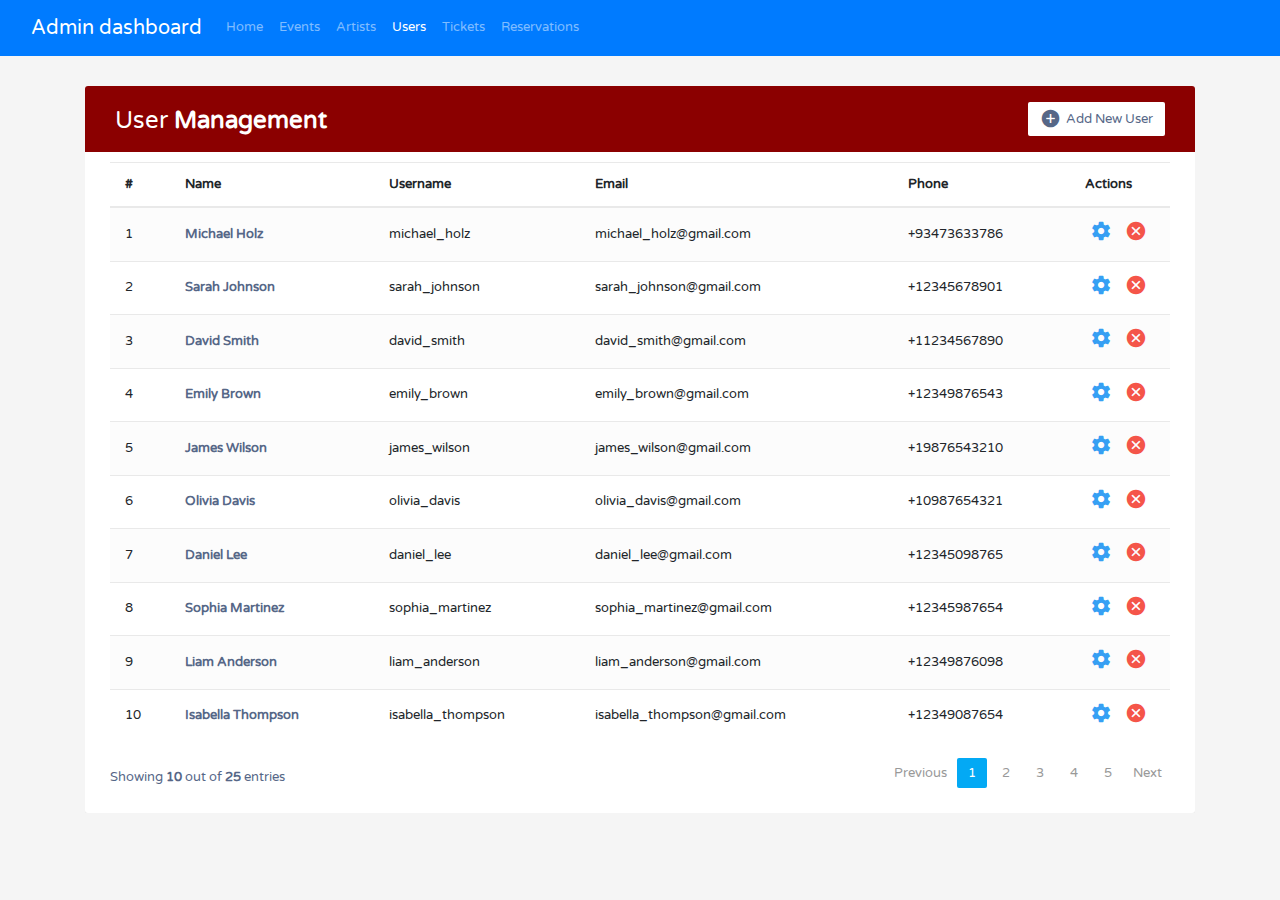
<file: admin/index/users-page.html>
<!DOCTYPE html>
<html lang="en">

<head>
    <meta charset="utf-8">
    <meta name="viewport" content="width=device-width, initial-scale=1, shrink-to-fit=no">
    <title>User Management Data Table</title>
    <link rel="stylesheet" href="https://fonts.googleapis.com/css?family=Roboto|Varela+Round">
    <link rel="stylesheet" href="https://stackpath.bootstrapcdn.com/bootstrap/4.5.0/css/bootstrap.min.css">
    <link rel="stylesheet" href="https://fonts.googleapis.com/icon?family=Material+Icons">
    <link rel="stylesheet" href="https://maxcdn.bootstrapcdn.com/font-awesome/4.7.0/css/font-awesome.min.css">
    <link rel="stylesheet" href="../css/admin-tabels.css">
    <link rel="stylesheet" href="../css/delete-dialog.css">

    <script src="https://code.jquery.com/jquery-3.5.1.min.js"></script>
    <script src="https://cdn.jsdelivr.net/npm/popper.js@1.16.0/dist/umd/popper.min.js"></script>
    <script src="https://stackpath.bootstrapcdn.com/bootstrap/4.5.0/js/bootstrap.min.js"></script>
    <script>
        $(document).ready(function () {
            $('[data-toggle="tooltip"]').tooltip();
        });
    </script>
</head>

<body>

    <nav class="navbar navbar-dark bg-primary navbar-expand-lg">
        <div class="container-fluid">
            <a class="navbar-brand" href="home.html">Admin dashboard</a>
            <button class="navbar-toggler" type="button" data-bs-toggle="collapse"
                data-bs-target="#navbarSupportedContent" aria-controls="navbarSupportedContent" aria-expanded="false"
                aria-label="Toggle navigation">
                <span class="navbar-toggler-icon"></span>
            </button>
            <div class="collapse navbar-collapse" id="navbarSupportedContent">
                <ul class="navbar-nav me-auto mb-2 mb-lg-0">
                    <li class="nav-item">
                        <a class="nav-link" aria-current="page" href="home.html">Home</a>
                    </li>
                    <li class="nav-item">
                        <a class="nav-link" href="events-page.html">Events</a>
                    </li>
                    <li class="nav-item">
                        <a class="nav-link" href="artists-page.html">Artists</a>
                    </li>
                    <li class="nav-item">
                        <a class="nav-link active" href="users-page.html">Users</a>
                    </li>
                    <li class="nav-item">
                        <a class="nav-link" href="tickets-page.html">Tickets</a>
                    </li>
                    <li class="nav-item">
                        <a class="nav-link" href="reservations-page.html">Reservations</a>
                    </li>
                </ul>
            </div>
        </div>
    </nav>


    <div class="container">
        <div class="table-responsive">
            <div class="table-wrapper">
                <div class="table-title" style="background-color: darkred;">
                    <div class="row">
                        <div class="col-sm-5">
                            <h2>User <b>Management</b></h2>
                        </div>
                        <div class="col-sm-7">
                            <a href="#" class="btn btn-secondary"><i class="material-icons">&#xE147;</i> <span>Add New
                                    User</span></a>
                        </div>
                    </div>
                </div>
                <table class="table table-striped table-hover">
                    <thead>
                        <tr>
                            <th>#</th>
                            <th>Name</th>
                            <th>Username</th>
                            <th>Email</th>
                            <th>Phone</th>
                            <th>Actions</th>
                        </tr>
                    </thead>
                    <tbody>
                        <tr>
                            <td>1</td>
                            <td><a href="#">Michael Holz</a></td>
                            <td>michael_holz</td>
                            <td>michael_holz@gmail.com</td>
                            <td>+93473633786</td>
                            <td>
                                <a href="#" class="settings" title="Settings" data-toggle="tooltip"><i
                                        class="material-icons">&#xE8B8;</i></a>
                                <a href="#myModal" class=" delete" data-toggle="modal" title="Delete"><i
                                        class="material-icons">&#xE5C9;</i></a>
                            </td>
                        </tr>
                        <tr>
                            <td>2</td>
                            <td><a href="#">Sarah Johnson</a></td>
                            <td>sarah_johnson</td>
                            <td>sarah_johnson@gmail.com</td>
                            <td>+12345678901</td>
                            <td>
                                <a href="#" class="settings" title="Settings" data-toggle="tooltip"><i
                                        class="material-icons">&#xE8B8;</i></a>
                                <a href="#myModal" class=" delete" data-toggle="modal" title="Delete"><i
                                        class="material-icons">&#xE5C9;</i></a>
                            </td>
                        </tr>

                        <tr>
                            <td>3</td>
                            <td><a href="#">David Smith</a></td>
                            <td>david_smith</td>
                            <td>david_smith@gmail.com</td>
                            <td>+11234567890</td>
                            <td>
                                <a href="#" class="settings" title="Settings" data-toggle="tooltip"><i
                                        class="material-icons">&#xE8B8;</i></a>
                                <a href="#myModal" class=" delete" data-toggle="modal" title="Delete"><i
                                        class="material-icons">&#xE5C9;</i></a>
                            </td>
                        </tr>

                        <tr>
                            <td>4</td>
                            <td><a href="#">Emily Brown</a></td>
                            <td>emily_brown</td>
                            <td>emily_brown@gmail.com</td>
                            <td>+12349876543</td>
                            <td>
                                <a href="#" class="settings" title="Settings" data-toggle="tooltip"><i
                                        class="material-icons">&#xE8B8;</i></a>
                                <a href="#myModal" class=" delete" data-toggle="modal" title="Delete"><i
                                        class="material-icons">&#xE5C9;</i></a>
                            </td>
                        </tr>

                        <tr>
                            <td>5</td>
                            <td><a href="#">James Wilson</a></td>
                            <td>james_wilson</td>
                            <td>james_wilson@gmail.com</td>
                            <td>+19876543210</td>
                            <td>
                                <a href="#" class="settings" title="Settings" data-toggle="tooltip"><i
                                        class="material-icons">&#xE8B8;</i></a>
                                <a href="#myModal" class=" delete" data-toggle="modal" title="Delete"><i
                                        class="material-icons">&#xE5C9;</i></a>
                            </td>
                        </tr>

                        <tr>
                            <td>6</td>
                            <td><a href="#">Olivia Davis</a></td>
                            <td>olivia_davis</td>
                            <td>olivia_davis@gmail.com</td>
                            <td>+10987654321</td>
                            <td>
                                <a href="#" class="settings" title="Settings" data-toggle="tooltip"><i
                                        class="material-icons">&#xE8B8;</i></a>
                                <a href="#myModal" class=" delete" data-toggle="modal" title="Delete"><i
                                        class="material-icons">&#xE5C9;</i></a>
                            </td>
                        </tr>

                        <tr>
                            <td>7</td>
                            <td><a href="#">Daniel Lee</a></td>
                            <td>daniel_lee</td>
                            <td>daniel_lee@gmail.com</td>
                            <td>+12345098765</td>
                            <td>
                                <a href="#" class="settings" title="Settings" data-toggle="tooltip"><i
                                        class="material-icons">&#xE8B8;</i></a>
                                <a href="#myModal" class=" delete" data-toggle="modal" title="Delete"><i
                                        class="material-icons">&#xE5C9;</i></a>
                            </td>
                        </tr>

                        <tr>
                            <td>8</td>
                            <td><a href="#">Sophia Martinez</a></td>
                            <td>sophia_martinez</td>
                            <td>sophia_martinez@gmail.com</td>
                            <td>+12345987654</td>
                            <td>
                                <a href="#" class="settings" title="Settings" data-toggle="tooltip"><i
                                        class="material-icons">&#xE8B8;</i></a>
                                <a href="#myModal" class=" delete" data-toggle="modal" title="Delete"><i
                                        class="material-icons">&#xE5C9;</i></a>
                            </td>
                        </tr>

                        <tr>
                            <td>9</td>
                            <td><a href="#">Liam Anderson</a></td>
                            <td>liam_anderson</td>
                            <td>liam_anderson@gmail.com</td>
                            <td>+12349876098</td>
                            <td>
                                <a href="#" class="settings" title="Settings" data-toggle="tooltip"><i
                                        class="material-icons">&#xE8B8;</i></a>
                                <a href="#myModal" class=" delete" data-toggle="modal" title="Delete"><i
                                        class="material-icons">&#xE5C9;</i></a>
                            </td>
                        </tr>

                        <tr>
                            <td>10</td>
                            <td><a href="#">Isabella Thompson</a></td>
                            <td>isabella_thompson</td>
                            <td>isabella_thompson@gmail.com</td>
                            <td>+12349087654</td>
                            <td>
                                <a href="#" class="settings" title="Settings" data-toggle="tooltip"><i
                                        class="material-icons">&#xE8B8;</i></a>
                                <a href="#myModal" class=" delete" data-toggle="modal" title="Delete"><i
                                        class="material-icons">&#xE5C9;</i></a>
                            </td>
                        </tr>
                    </tbody>
                </table>
                <div class="clearfix">
                    <div class="hint-text">Showing <b>10</b> out of <b>25</b> entries</div>
                    <ul class="pagination">
                        <li class="page-item disabled"><a href="#">Previous</a></li>
                        <li class="page-item active"><a href="#" class="page-link">1</a></li>
                        <li class="page-item"><a href="#" class="page-link">2</a></li>
                        <li class="page-item"><a href="#" class="page-link">3</a></li>
                        <li class="page-item"><a href="#" class="page-link">4</a></li>
                        <li class="page-item"><a href="#" class="page-link">5</a></li>
                        <li class="page-item"><a href="#" class="page-link">Next</a></li>
                    </ul>
                </div>
            </div>
        </div>
    </div>

    <!-- delete dialog -->
    <div id="myModal" class="modal fade">
        <div class="modal-dialog modal-confirm">
            <div class="modal-content">
                <div class="modal-header flex-column">
                    <div class="icon-box">
                        <i class="material-icons">&#xE5CD;</i>
                    </div>
                    <h4 class="modal-title w-100">Are you sure?</h4>
                    <button type="button" class="close" data-dismiss="modal" aria-hidden="true">&times;</button>
                </div>
                <div class="modal-body">
                    <p>Do you really want to delete these records? This process cannot be undone.</p>
                </div>
                <div class="modal-footer justify-content-center">
                    <button type="button" class="btn btn-secondary" data-dismiss="modal">Cancel</button>
                    <button type="button" class="btn btn-danger">Delete</button>
                </div>
            </div>
        </div>
    </div>
</body>

</html>
</file>
<file: css/templatemo-festava-live.css>
:root {
  --white-color:                  #ffffff;
  --primary-color:                #F8CB2E;
  --secondary-color:              #EE5007;
  --section-bg-color:             #f0f8ff;
  --custom-btn-bg-color:          #EE5007;
  --custom-btn-bg-hover-color:    #c01f27;
  --dark-color:                   #000000;
  --p-color:                      #717275;
  --border-color:                 #7fffd4;
  --link-hover-color:             #B22727;

  --body-font-family:             'Outfit', sans-serif;

  --h1-font-size:                 74px;
  --h2-font-size:                 46px;
  --h3-font-size:                 32px;
  --h4-font-size:                 28px;
  --h5-font-size:                 24px;
  --h6-font-size:                 22px;
  --p-font-size:                  18px;
  --btn-font-size:                14px;
  --copyright-font-size:          16px;

  --border-radius-large:          100px;
  --border-radius-medium:         20px;
  --border-radius-small:          10px;

  --font-weight-light:            300;
  --font-weight-normal:           400;
  --font-weight-bold:             700;
}

body {
  background-color: var(--white-color);
  font-family: var(--body-font-family); 
}


/*---------------------------------------
  TYPOGRAPHY               
-----------------------------------------*/

h2,
h3,
h4,
h5,
h6 {
  color: var(--dark-color);
}

h1,
h2,
h3,
h4,
h5,
h6 {
  font-weight: var(--font-weight-bold);
}

h1 {
  font-size: var(--h1-font-size);
}

h2 {
  font-size: var(--h2-font-size);
}

h3 {
  font-size: var(--h3-font-size);
}

h4 {
  font-size: var(--h4-font-size);
}

h5 {
  font-size: var(--h5-font-size);
}

h6 {
  font-size: var(--h6-font-size);
}

p {
  color: var(--p-color);
  font-size: var(--p-font-size);
  font-weight: var(--font-weight-light);
}

ul li {
  color: var(--p-color);
  font-size: var(--p-font-size);
  font-weight: var(--font-weight-light);
}

a, 
button {
  touch-action: manipulation;
  transition: all 0.3s;
}

a {
  display: inline-block;
  color: var(--primary-color);
  text-decoration: none;
}

a:hover {
  color: var(--link-hover-color);
}

b,
strong {
  font-weight: var(--font-weight-bold);
}

.link-fx-1 {
  color: var(--white-color);
  position: relative;
  display: inline-flex;
  align-items: center;
  height: 32px;
  padding: 0 6px;
  text-decoration: none;
  -webkit-font-smoothing: antialiased;
  -moz-osx-font-smoothing: grayscale;
}

.link-fx-1:hover {
  color: var(--link-hover-color);
}

.link-fx-1:hover::before {
  transform: translateX(17px) scaleX(0);
  transition: transform .2s;
}

.link-fx-1:hover .icon circle {
  stroke-dashoffset: 200;
  transition: stroke-dashoffset .2s .1s;
}

.link-fx-1:hover .icon line {
  transform: rotate(-180deg);
}

.link-fx-1:hover .icon line:last-child {
  transform: rotate(180deg);
}

.link-fx-1::before {
  content: "";
  position: absolute;
  bottom: 0;
  left: 0;
  width: 100%;
  height: 1px;
  background-color: currentColor;
  transform-origin: right center;
  transition: transform .2s .1s;
}

.link-fx-1 .icon {
  position: absolute;
  right: 0;
  bottom: 0;
  transform: translateX(100%) rotate(90deg);
  font-size: 32px;
}

.icon {
  --size: 1em;
  height: var(--size);
  width: var(--size);
  display: inline-block;
  color: inherit;
  fill: currentColor;
  line-height: 1;
  flex-shrink: 0;
  max-width: initial;
}

.link-fx-1 .icon circle {
  stroke-dasharray: 100;
  stroke-dashoffset: 100;
  transition: stroke-dashoffset .2s;
}

.link-fx-1 .icon line {
  transition: transform .4s;
  transform-origin: 13px 15px;
}

.link-fx-1 .icon line:last-child {
  transform-origin: 19px 15px;
}


/*---------------------------------------
  SECTION               
-----------------------------------------*/
.section-padding {
  padding-top: 100px;
  padding-bottom: 100px;
}

.section-bg {
  background-color: var(--section-bg-color);
}

.section-overlay {
  background-color: var(--dark-color);
  position: absolute;
  top: 0;
  left: 0;
  pointer-events: none;
  width: 100%;
  height: 100%;
  opacity: 0.35;
}

.section-overlay + .container {
  position: relative;
}

.tab-content {
  background-color: var(--white-color);
  border-radius: var(--border-radius-medium);
  padding: 45px;
}

.nav-tabs {
  background-color: var(--section-bg-color);
  border-radius: var(--border-radius-large);
  border-bottom: 0;
  padding: 15px;
}

.nav-tabs .nav-link {
  border-radius: var(--border-radius-large);
  border: 0;
  padding: 15px 25px;
  transition: all 0.3s;
}

.nav-tabs .nav-link:first-child {
  margin-right: 15px;
}

.nav-tabs .nav-item.show .nav-link, 
.nav-tabs .nav-link.active,
.nav-tabs .nav-link:focus, 
.nav-tabs .nav-link:hover {
  background: var(--white-color);
  box-shadow: 0 1rem 3rem rgba(0,0,0,.175);
  color: var(--primary-color);
}

.nav-tabs h5 {
  color: var(--p-color); 
  margin-bottom: 0;
}

.nav-tabs .nav-link.active h5,
.nav-tabs .nav-link:focus h5, 
.nav-tabs .nav-link:hover h5 {
  color: var(--primary-color);
}


/*---------------------------------------
  CUSTOM ICON COLOR               
-----------------------------------------*/
.custom-icon {
  color: var(--secondary-color);
}


/*---------------------------------------
  CUSTOM BUTTON               
-----------------------------------------*/
.custom-btn {
  background: var(--custom-btn-bg-color);
  border: 2px solid transparent;
  border-radius: var(--border-radius-large);
  color: var(--white-color);
  font-size: var(--btn-font-size);
  font-weight: var(--font-weight-bold);
  line-height: normal;
  transition: all 0.3s;
  padding: 10px 20px;
}

.custom-btn:hover {
  background: var(--custom-btn-bg-hover-color);
  color: var(--white-color);
}

.custom-border-btn {
  background: transparent;
  border: 2px solid var(--custom-btn-bg-color);
  color: var(--custom-btn-bg-color);
}

.navbar-expand-lg .navbar-nav .nav-link.custom-btn:hover,
.custom-border-btn:hover {
  background: var(--custom-btn-bg-hover-color);
  border-color: transparent;
  color: var(--white-color);
}

.custom-btn-bg-white {
  border-color: var(--white-color);
  color: var(--white-color);
}


/*---------------------------------------
  VIDEO              
-----------------------------------------*/
.video-wrap {
  z-index: -100;
}

.custom-video {
  position: absolute;
  top: 0;
  left: 0;
  object-fit: cover;
  width: 100%;
  height: 100%;
}


/*---------------------------------------
  SITE HEADER              
-----------------------------------------*/
.site-header {
  background-color: var(--primary-color);
  padding-top: 12px;
  padding-bottom: 12px;
}


/*---------------------------------------
  NAVIGATION              
-----------------------------------------*/
.sticky-wrapper {
  position: absolute;
  top: 0;
  right: 0;
  left: 0;
  margin-top: 51px;
}

.sticky-wrapper.is-sticky .navbar {
  background-color: var(--dark-color);
}

.navbar {
  background: transparent;
  z-index: 9;
}

.navbar-brand,
.navbar-brand:hover {
  color: var(--white-color);
  font-size: var(--h5-font-size);
  font-weight: var(--font-weight-bold);
}

.navbar-expand-lg .navbar-nav .nav-link {
  border-radius: var(--border-radius-large);
  margin: 10px;
  padding: 10px 20px;
}

.navbar-nav .nav-link {
  display: inline-block;
  color: var(--white-color);
  font-size: var(--p-font-size);
  font-weight: var(--font-weight-normal);
  position: relative;
  padding-top: 15px;
  padding-bottom: 15px;
}

.navbar-nav .nav-link.active, 
.navbar-nav .nav-link:hover {
  color: var(--secondary-color);
}

.navbar-toggler {
  border: 0;
  padding: 0;
  cursor: pointer;
  margin: 0;
  width: 30px;
  height: 35px;
  outline: none;
}

.navbar-toggler:focus {
  outline: none;
  box-shadow: none;
}

.navbar-toggler[aria-expanded="true"] .navbar-toggler-icon {
  background: transparent;
}

.navbar-toggler[aria-expanded="true"] .navbar-toggler-icon:before,
.navbar-toggler[aria-expanded="true"] .navbar-toggler-icon:after {
  transition: top 300ms 50ms ease, -webkit-transform 300ms 350ms ease;
  transition: top 300ms 50ms ease, transform 300ms 350ms ease;
  transition: top 300ms 50ms ease, transform 300ms 350ms ease, -webkit-transform 300ms 350ms ease;
  top: 0;
}

.navbar-toggler[aria-expanded="true"] .navbar-toggler-icon:before {
  transform: rotate(45deg);
}

.navbar-toggler[aria-expanded="true"] .navbar-toggler-icon:after {
  transform: rotate(-45deg);
}

.navbar-toggler .navbar-toggler-icon {
  background: var(--white-color);
  transition: background 10ms 300ms ease;
  display: block;
  width: 30px;
  height: 2px;
  position: relative;
}

.navbar-toggler .navbar-toggler-icon:before,
.navbar-toggler .navbar-toggler-icon:after {
  transition: top 300ms 350ms ease, -webkit-transform 300ms 50ms ease;
  transition: top 300ms 350ms ease, transform 300ms 50ms ease;
  transition: top 300ms 350ms ease, transform 300ms 50ms ease, -webkit-transform 300ms 50ms ease;
  position: absolute;
  right: 0;
  left: 0;
  background: var(--white-color);
  width: 30px;
  height: 2px;
  content: '';
}

.navbar-toggler .navbar-toggler-icon::before {
  top: -8px;
}

.navbar-toggler .navbar-toggler-icon::after {
  top: 8px;
}


/*---------------------------------------
  HERO        
-----------------------------------------*/
.hero-section {
  position: relative;
  overflow: hidden;
  padding-top: 100px;
  height: calc(100vh - 51px);
}

.hero-section small {
  color: var(--white-color);
  text-transform: uppercase;
}

.hero-section .section-overlay {
  z-index: 2;
  opacity: 0.45;
}

.hero-section .container {
  position: relative;
  z-index: 2;
  height: 100%;
  padding-bottom: 50px;
}

.hero-section .container .row {
  height: 100%;
}


/*---------------------------------------
  ABOUT              
-----------------------------------------*/
.about-section {
  background-image: url('../images/edward-unsplash-blur.jpg');
  background-color: #704010;
  background-repeat: no-repeat;
  background-size: cover;
  position: relative;
}

.about-image {
  border-radius: var(--border-radius-medium);
  display: block;
}

.about-text-wrap {
  position: relative;
}

.about-text-icon {
  background: var(--primary-color);
  border-radius: 100%;
  font-size: var(--h3-font-size);
  width: 70px;
  height: 70px;
  line-height: 70px;
  text-align: center;
}

.about-text-info {
  backdrop-filter: blur(5px) saturate(180%);
  -webkit-backdrop-filter: blur(5px) saturate(180%);
  background-color: rgba(255, 255, 255, 0.75);
  border-radius: var(--border-radius-medium);
  border: 1px solid rgba(209, 213, 219, 0.3);
  position: absolute;
  bottom: 0;
  right: 0;
  left: 0;
  margin: 20px;
  padding: 35px;
}


/*---------------------------------------
  TICKET               
-----------------------------------------*/
.ticket-section {
  background-image: url('../images/nicholas-green-unsplash-blur.jpg');
  background-repeat: no-repeat;
  background-size: cover;
  position: relative;
  padding-top: 130px;
}

.ticket-form {
  background: var(--white-color);
  border-radius: var(--border-radius-medium);
  padding: 50px;
}

.ticket-form .form-check {
  position: relative;
  min-height: 52px;
  padding-left: 35px;
}

.ticket-form .form-check .form-check-label {
  display: block;
  position: absolute;
  top: 50%;
  left: 50%;
  transform: translate(-50%, -50%);
  margin-top: 12px;
  margin-left: 35px;
  width: 100%;
  height: 100%;
}


/*---------------------------------------
  ARTISTS              
-----------------------------------------*/
.artists-thumb {
  position: relative;
  overflow: hidden;
  margin-bottom: 30px;
}

.artists-image {
  border-radius: var(--border-radius-medium);
  display: block;
  width: 100%;
}

.artists-thumb:hover .artists-hover {
  transform: translateY(0);
  opacity: 1;
}

.artists-hover {
  background-color: var(--primary-color);
  background-color: rgba(248, 203, 46, 0.75);
  border-radius: var(--border-radius-medium);
  backdrop-filter: blur(5px) saturate(180%);
  -webkit-backdrop-filter: blur(5px) saturate(180%);
  margin: 20px;
  padding: 35px;
  transition: all 0.5s ease;
  transform: translateY(100%);
  position: absolute;
  bottom: 0;
  right: 0;
  left: 0;
  opacity: 0;
}

.artists-hover p strong {
  color: var(--white-color);
  display: inline-block;
  min-width: 180px;
  margin-right: 20px;
}

.artists-hover p a {
  color: var(--secondary-color);
}

.artists-hover p a:hover {
  color: var(--white-color);
}

.artists-hover hr {
  margin: 1.5rem 0;
}


/*---------------------------------------
  SCHEDULE              
-----------------------------------------*/
.schedule-section {
  background-image: url('../images/nainoa-shizuru-unsplash-blur.jpg');
  background-color: #242424;
  background-repeat: no-repeat;
  background-position: center;
  background-size: cover;
}
.table-responsive {
	filter: drop-shadow(2px 2px 4px #606060);
}

.schedule-table {
  border-radius: var(--border-radius-medium);
  position: relative;
  overflow: hidden;
}

.schedule-table .bg-warning {
  background: #f0a5a5 !important;
}

.schedule-table thead th {
  background-color: var(--secondary-color);
}

.schedule-table th,
.schedule-table tr,
.schedule-table td {
  border-bottom-color: #363a3e;
  padding: 30px;
}

.schedule-table tr:last-child th,
.schedule-table tr:last-child td {
  border-bottom-color: transparent;
}

.schedule-table thead th {
  border-right: 1px solid #c7460a;
  border-bottom-color: transparent;
}

.schedule-table th + td {
  border-bottom: 0;
}

.schedule-table thead th:last-child {
  border-right-color: transparent;
}

.schedule-table .pop-background-image {
  background-image: url('../images/artists/joecalih-UmTZqmMvQcw-unsplash.jpg');
}

.schedule-table .rock-background-image {
  background-image: url('../images/artists/abstral-official-bdlMO9z5yco-unsplash.jpg');
}

.schedule-table .country-background-image {
  background-image: url('../images/artists/soundtrap-rAT6FJ6wltE-unsplash.jpg');
}

.table-background-image-wrap {
  background-repeat: no-repeat;
  background-position: center;
  background-size: cover;
  box-shadow: none;
  position: relative;
}

.schedule-table h3,
.schedule-table p {
  color: var(--white-color);
  position: relative;
  z-index: 2;
}


/*---------------------------------------
  PRICING              
-----------------------------------------*/
.pricing-thumb {
  border: 5px dotted var(--dark-color);
  border-radius: var(--border-radius-medium);
  position: relative;
  padding: 50px;
}

.pricing-thumb h3 small {
  display: inline-block;
  font-size: var(--p-font-size);
  margin-right: 15px;
}

.pricing-list {
  column-count: 2;
  padding-left: 20px;
}

.pricing-list-item {
  line-height: normal;
  margin-right: 10px;
  margin-bottom: 10px;
}

.pricing-tag {
  background-color: var(--secondary-color);
  border-radius: var(--border-radius-large);
  color: var(--white-color);
  font-weight: var(--font-weight-bold);
  text-align: center;
  display: flex;
  flex-direction: column;
  justify-content: center;
  align-items: center;
  width: 120px;
  height: 120px;
  position: absolute;
  top: 0;
  right: 0;
  margin: 20px;
}

.pricing-tag span {
  font-size: 180%;
  line-height: normal;
}

.pricing-thumb .link-fx-1 {
  color: var(--primary-color);
}

.pricing-thumb .link-fx-1:hover {
  color: var(--link-hover-color);
}


/*---------------------------------------
  CONTACT               
-----------------------------------------*/
.google-map {
  border-radius: var(--border-radius-medium);
}


/*---------------------------------------
  CUSTOM FORM               
-----------------------------------------*/
.custom-form .form-control {
  color: var(--p-color);
  margin-bottom: 24px;
  padding-top: 13px;
  padding-bottom: 13px;
  outline: none;
}

.custom-form button[type="submit"] {
  background: var(--custom-btn-bg-color);
  border: none;
  border-radius: var(--border-radius-large);
  color: var(--white-color);
  font-size: var(--p-font-size);
  font-weight: var(--font-weight-medium);
  transition: all 0.3s;
  margin-bottom: 0;
}

.custom-form button[type="submit"]:hover,
.custom-form button[type="submit"]:focus {
  background: var(--custom-btn-bg-hover-color);
  border-color: transparent;
}


/*---------------------------------------
  SITE FOOTER              
-----------------------------------------*/
.site-footer {
  background-color: var(--dark-color);
  position: relative;
  overflow: hidden;
  padding-bottom: 30px;
}

.site-footer-top {
  background-color: var(--secondary-color);
  background-image: url('../images/nainoa-shizuru-NcdG9mK3PBY-unsplash.jpg');
  background-repeat: no-repeat;
  margin-bottom: 70px;
  padding-top: 30px;
  padding-bottom: 30px;
}

.site-footer-bottom {
  border-top: 1px solid #1f1c1c;
  margin-top: 60px;
}

.site-footer-title {
  color: var(--primary-color); 
}

.site-footer-link,
.copyright-text {
  color: var(--white-color);
}

.site-footer-links {
  padding-left: 0;
}

.site-footer-link-item {
  list-style: none;
  display: inline-block;
  margin-right: 15px;
}

.copyright-text {
  font-size: var(--copyright-font-size);
}


/*---------------------------------------
  SOCIAL ICON               
-----------------------------------------*/
.social-icon {
  margin: 0;
  padding: 0;
}

.social-icon-item {
  list-style: none;
  display: inline-block;
  vertical-align: top;
}

.social-icon-link {
  background: var(--secondary-color);
  border-radius: var(--border-radius-large);
  color: var(--white-color);
  font-size: var(--copyright-font-size);
  display: block;
  margin-right: 10px;
  text-align: center;
  width: 35px;
  height: 35px;
  line-height: 36px;
  transition: background 0.2s, color 0.2s;
}

.social-icon-link:hover {
  background: var(--primary-color);
  color: var(--white-color);
}

.social-icon-link span {
  display: block;
}

.social-icon-link span:hover::before{
  animation: spinAround 2s linear infinite;
}

@keyframes spinAround {
  from {
    transform: rotate(0deg)
  }
  to {
    transform: rotate(360deg);
  }
}


/*---------------------------------------
  RESPONSIVE STYLES               
-----------------------------------------*/
@media screen and (max-width: 991px) {
  h1 {
    font-size: 62px;
  }

  h2 {
    font-size: 36px;
  }

  h3 {
    font-size: 32px;
  }

  h4 {
    font-size: 28px;
  }

  h5 {
    font-size: 20px;
  }

  h6 {
    font-size: 18px;
  }

  .section-padding {
    padding-top: 50px;
    padding-bottom: 50px;
  }
  
  .navbar {
    background-color: var(--dark-color);
  }

  .navbar-expand-lg .navbar-nav {
    padding-bottom: 30px;
  }

  .navbar-expand-lg .navbar-nav .nav-link {
    padding: 0;
  }

  .hero-section {
    padding-top: 150px;
  }

  .pricing-thumb {
    padding: 35px;
  }

  .schedule-table h3 {
    font-size: 22px;
  }

  .schedule-table th {
    padding: 20px;
  }

  .schedule-table tr, 
  .schedule-table td {
    padding: 25px;
  }

  .ticket-section {
    padding-top: 130px;
  }

  .ticket-form {
    padding: 30px;
  }
}

@media screen and (max-width: 767px) {
  .custom-btn {
    font-size: 14px;
    padding: 10px 20px;
  }
}

@media screen and (max-width: 480px) {
  h1 {
    font-size: 52px;
  }

  h2 {
    font-size: 28px;
  }

  h3 {
    font-size: 26px;
  }

  h4 {
    font-size: 22px;
  }

  h5 {
    font-size: 20px;
  }
}
</file>
<file: admin/css/admin-tabels.css>
body {
    color: #566787;
    background: #f5f5f5;
    font-family: 'Varela Round', sans-serif;
    font-size: 13px;
}
.table-responsive {
    margin: 30px 0;
}
.table-wrapper {
    min-width: 1000px;
    background: #fff;
    padding: 20px 25px;
    border-radius: 3px;
    box-shadow: 0 1px 1px rgba(0,0,0,.05);
}
.table-title {
    padding-bottom: 15px;
    background: #299be4;
    color: #fff;
    padding: 16px 30px;
    margin: -20px -25px 10px;
    border-radius: 3px 3px 0 0;
}
.table-title h2 {
    margin: 5px 0 0;
    font-size: 24px;
}
.table-title .btn {
    color: #566787;
    float: right;
    font-size: 13px;
    background: #fff;
    border: none;
    min-width: 50px;
    border-radius: 2px;
    border: none;
    outline: none !important;
    margin-left: 10px;
}
.table-title .btn:hover, .table-title .btn:focus {
    color: #566787;
    background: #f2f2f2;
}
.table-title .btn i {
    float: left;
    font-size: 21px;
    margin-right: 5px;
}
.table-title .btn span {
    float: left;
    margin-top: 2px;
}
table.table tr th, table.table tr td {
    border-color: #e9e9e9;
    padding: 12px 15px;
    vertical-align: middle;
}
table.table tr th:first-child {
    width: 60px;
}
table.table tr th:last-child {
    width: 100px;
}
table.table-striped tbody tr:nth-of-type(odd) {
    background-color: #fcfcfc;
}
table.table-striped.table-hover tbody tr:hover {
    background: #f5f5f5;
}
table.table th i {
    font-size: 13px;
    margin: 0 5px;
    cursor: pointer;
}	
table.table td:last-child i {
    opacity: 0.9;
    font-size: 22px;
    margin: 0 5px;
}
table.table td a {
    font-weight: bold;
    color: #566787;
    display: inline-block;
    text-decoration: none;
}
table.table td a:hover {
    color: #2196F3;
}
table.table td a.settings {
    color: #2196F3;
}
table.table td a.delete {
    color: #F44336;
}
table.table td i {
    font-size: 19px;
}
table.table .avatar {
    border-radius: 50%;
    vertical-align: middle;
    margin-right: 10px;
}
.status {
    font-size: 30px;
    margin: 2px 2px 0 0;
    display: inline-block;
    vertical-align: middle;
    line-height: 10px;
}
.text-success {
    color: #10c469;
}
.text-info {
    color: #62c9e8;
}
.text-warning {
    color: #FFC107;
}
.text-danger {
    color: #ff5b5b;
}
.pagination {
    float: right;
    margin: 0 0 5px;
}
.pagination li a {
    border: none;
    font-size: 13px;
    min-width: 30px;
    min-height: 30px;
    color: #999;
    margin: 0 2px;
    line-height: 30px;
    border-radius: 2px !important;
    text-align: center;
    padding: 0 6px;
}
.pagination li a:hover {
    color: #666;
}	
.pagination li.active a, .pagination li.active a.page-link {
    background: #03A9F4;
}
.pagination li.active a:hover {        
    background: #0397d6;
}
.pagination li.disabled i {
    color: #ccc;
}
.pagination li i {
    font-size: 16px;
    padding-top: 6px
}
.hint-text {
    float: left;
    margin-top: 10px;
    font-size: 13px;
}
</file>
<file: admin/css/delete-dialog.css>
.modal-confirm {		
	color: #636363;
	width: 400px;
}
.modal-confirm .modal-content {
	padding: 20px;
	border-radius: 5px;
	border: none;
	text-align: center;
	font-size: 14px;
}
.modal-confirm .modal-header {
	border-bottom: none;   
	position: relative;
}
.modal-confirm h4 {
	text-align: center;
	font-size: 26px;
	margin: 30px 0 -10px;
}
.modal-confirm .close {
	position: absolute;
	top: -5px;
	right: -2px;
}
.modal-confirm .modal-body {
	color: #999;
}
.modal-confirm .modal-footer {
	border: none;
	text-align: center;		
	border-radius: 5px;
	font-size: 13px;
	padding: 10px 15px 25px;
}
.modal-confirm .modal-footer a {
	color: #999;
}		
.modal-confirm .icon-box {
	width: 80px;
	height: 80px;
	margin: 0 auto;
	border-radius: 50%;
	z-index: 9;
	text-align: center;
	border: 3px solid #f15e5e;
}
.modal-confirm .icon-box i {
	color: #f15e5e;
	font-size: 46px;
	display: inline-block;
	margin-top: 13px;
}
.modal-confirm .btn, .modal-confirm .btn:active {
	color: #fff;
	border-radius: 4px;
	background: #60c7c1;
	text-decoration: none;
	transition: all 0.4s;
	line-height: normal;
	min-width: 120px;
	border: none;
	min-height: 40px;
	border-radius: 3px;
	margin: 0 5px;
}
.modal-confirm .btn-secondary {
	background: #c1c1c1;
}
.modal-confirm .btn-secondary:hover, .modal-confirm .btn-secondary:focus {
	background: #a8a8a8;
}
.modal-confirm .btn-danger {
	background: #f15e5e;
}
.modal-confirm .btn-danger:hover, .modal-confirm .btn-danger:focus {
	background: #ee3535;
}
.trigger-btn {
	display: inline-block;
	margin: 100px auto;
}
</file>
